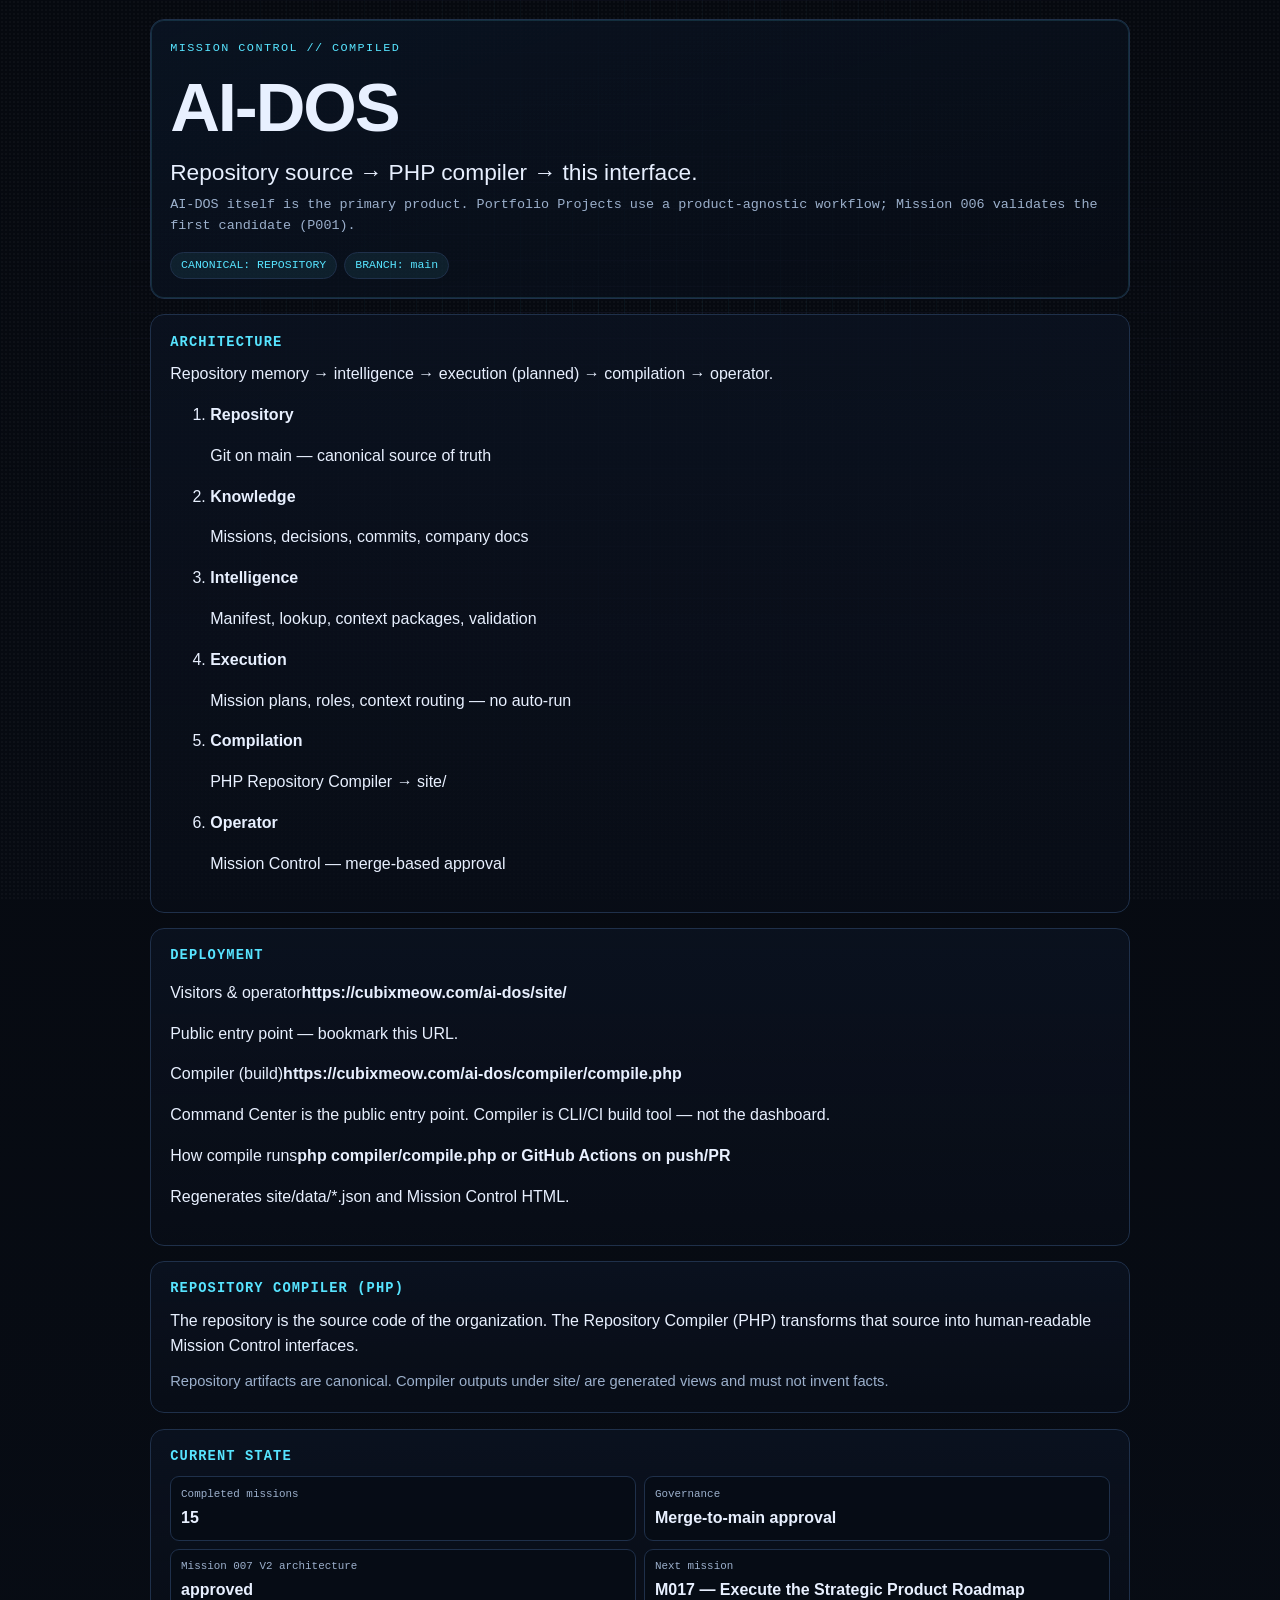
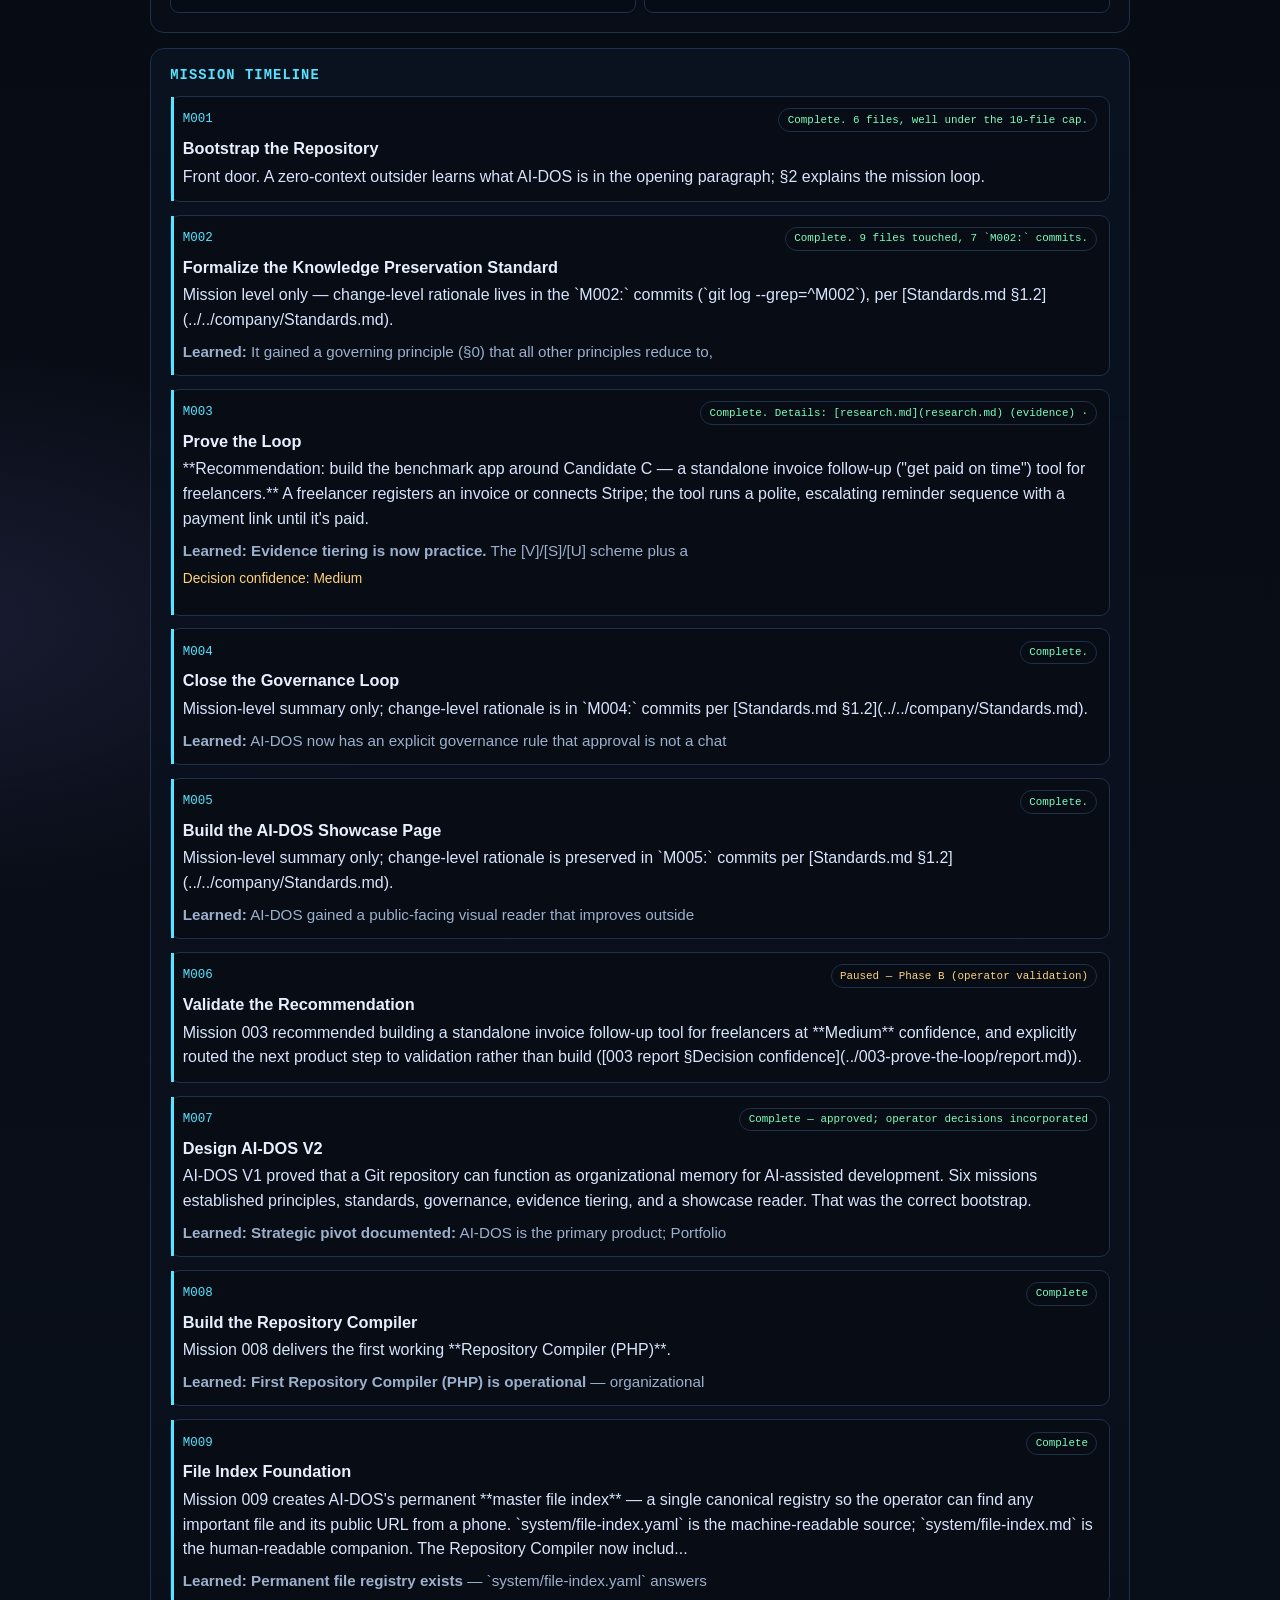
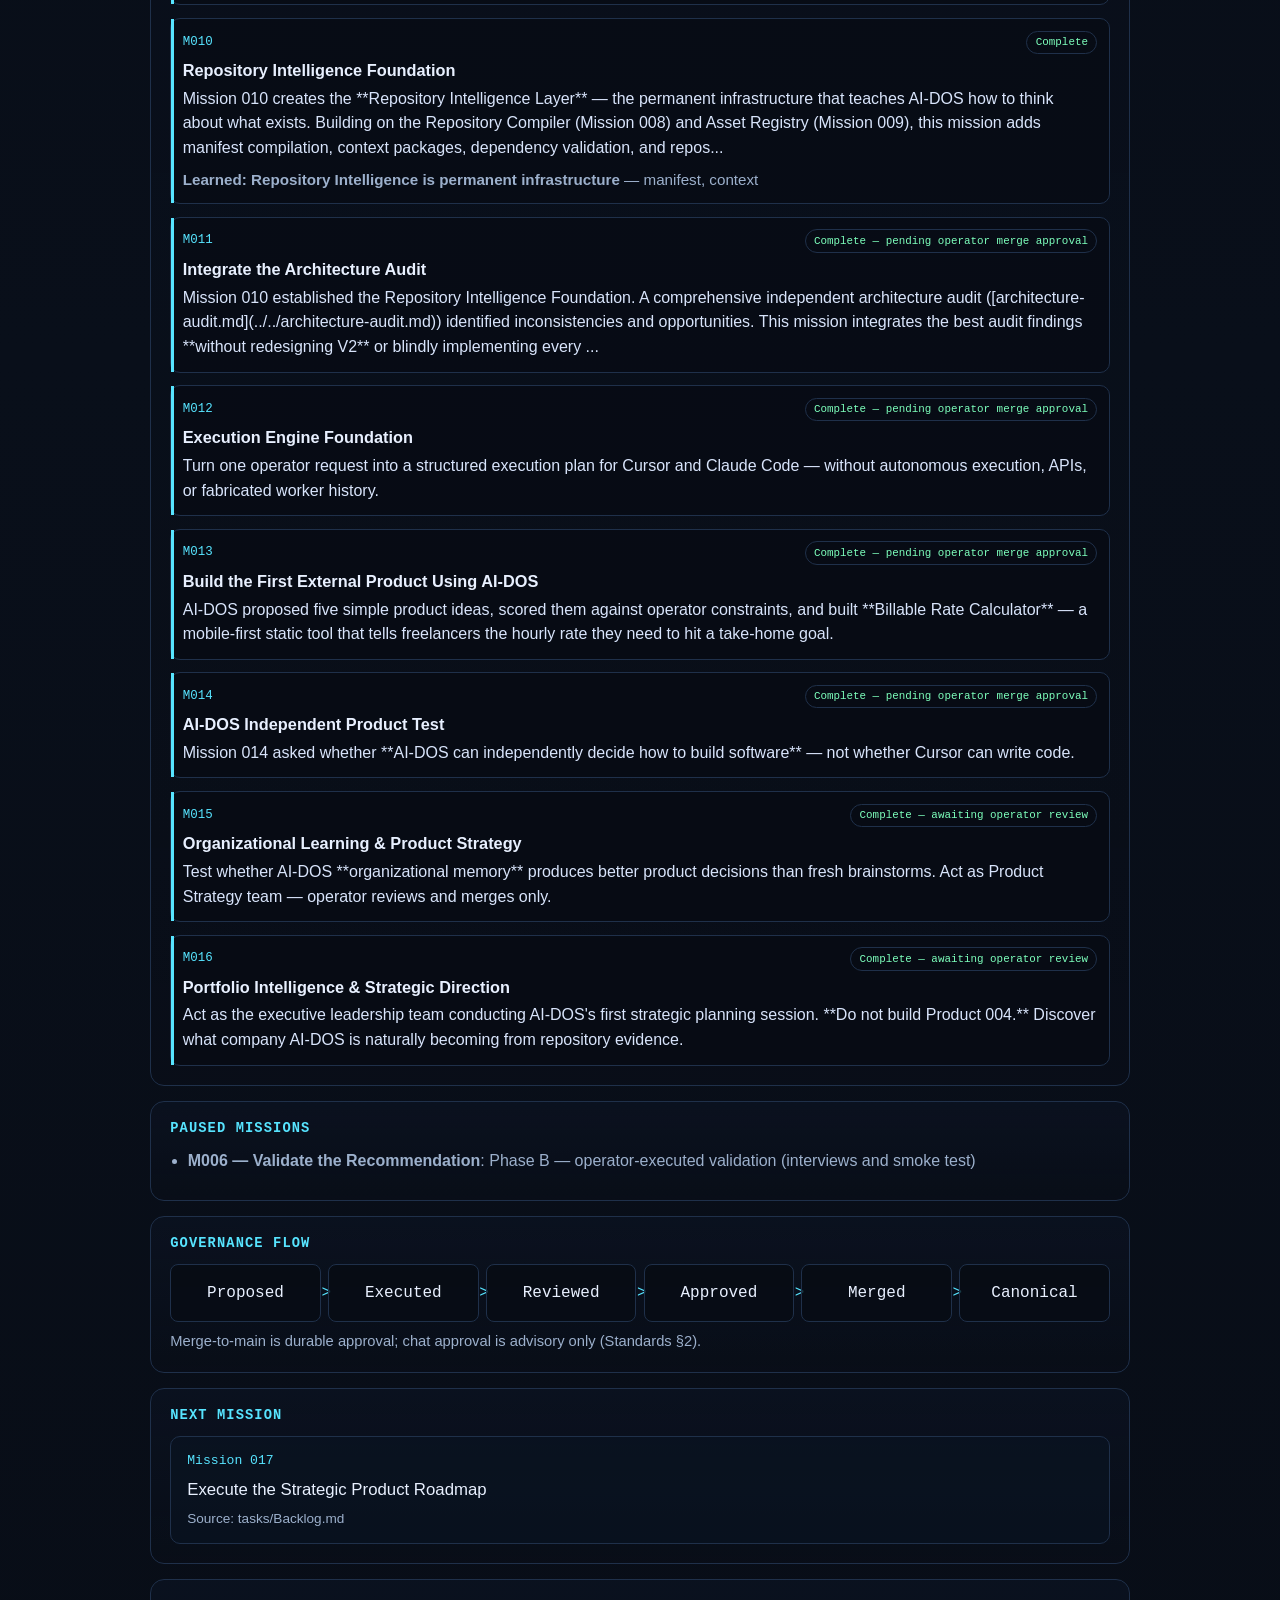
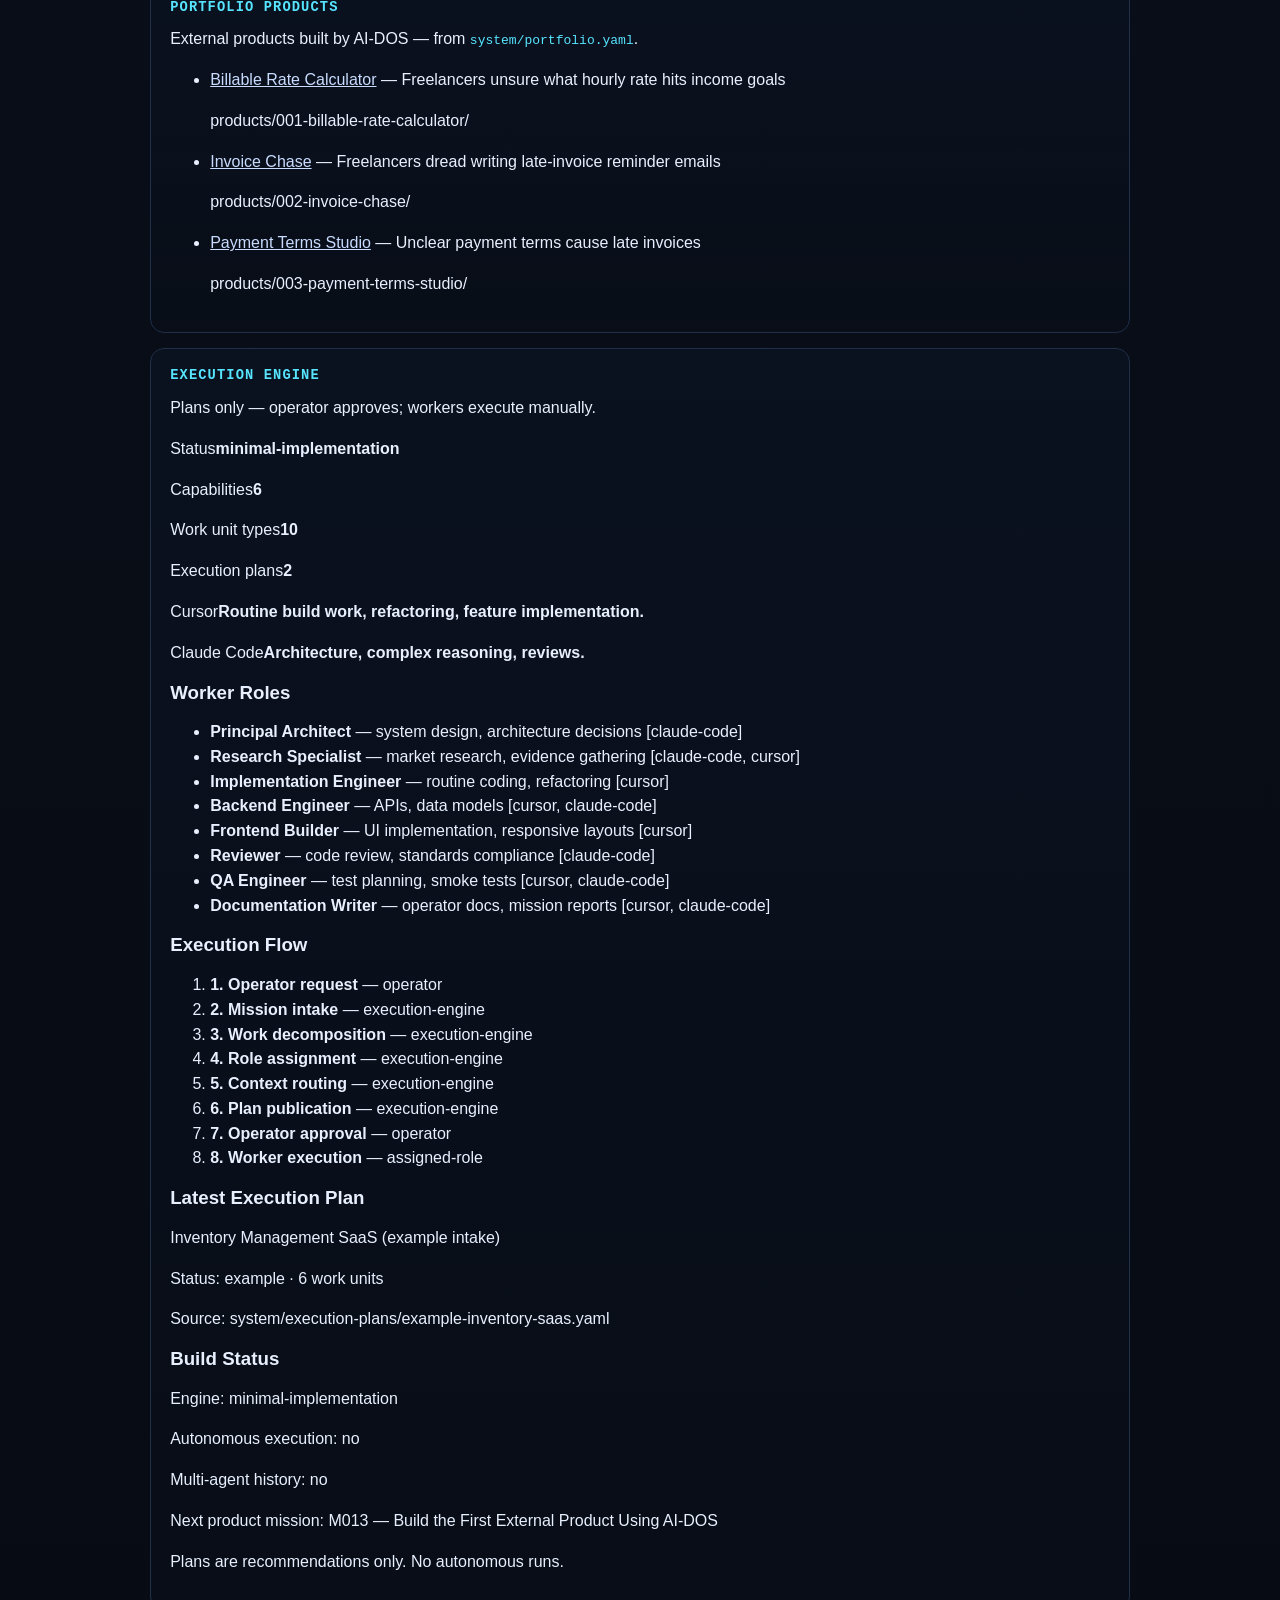
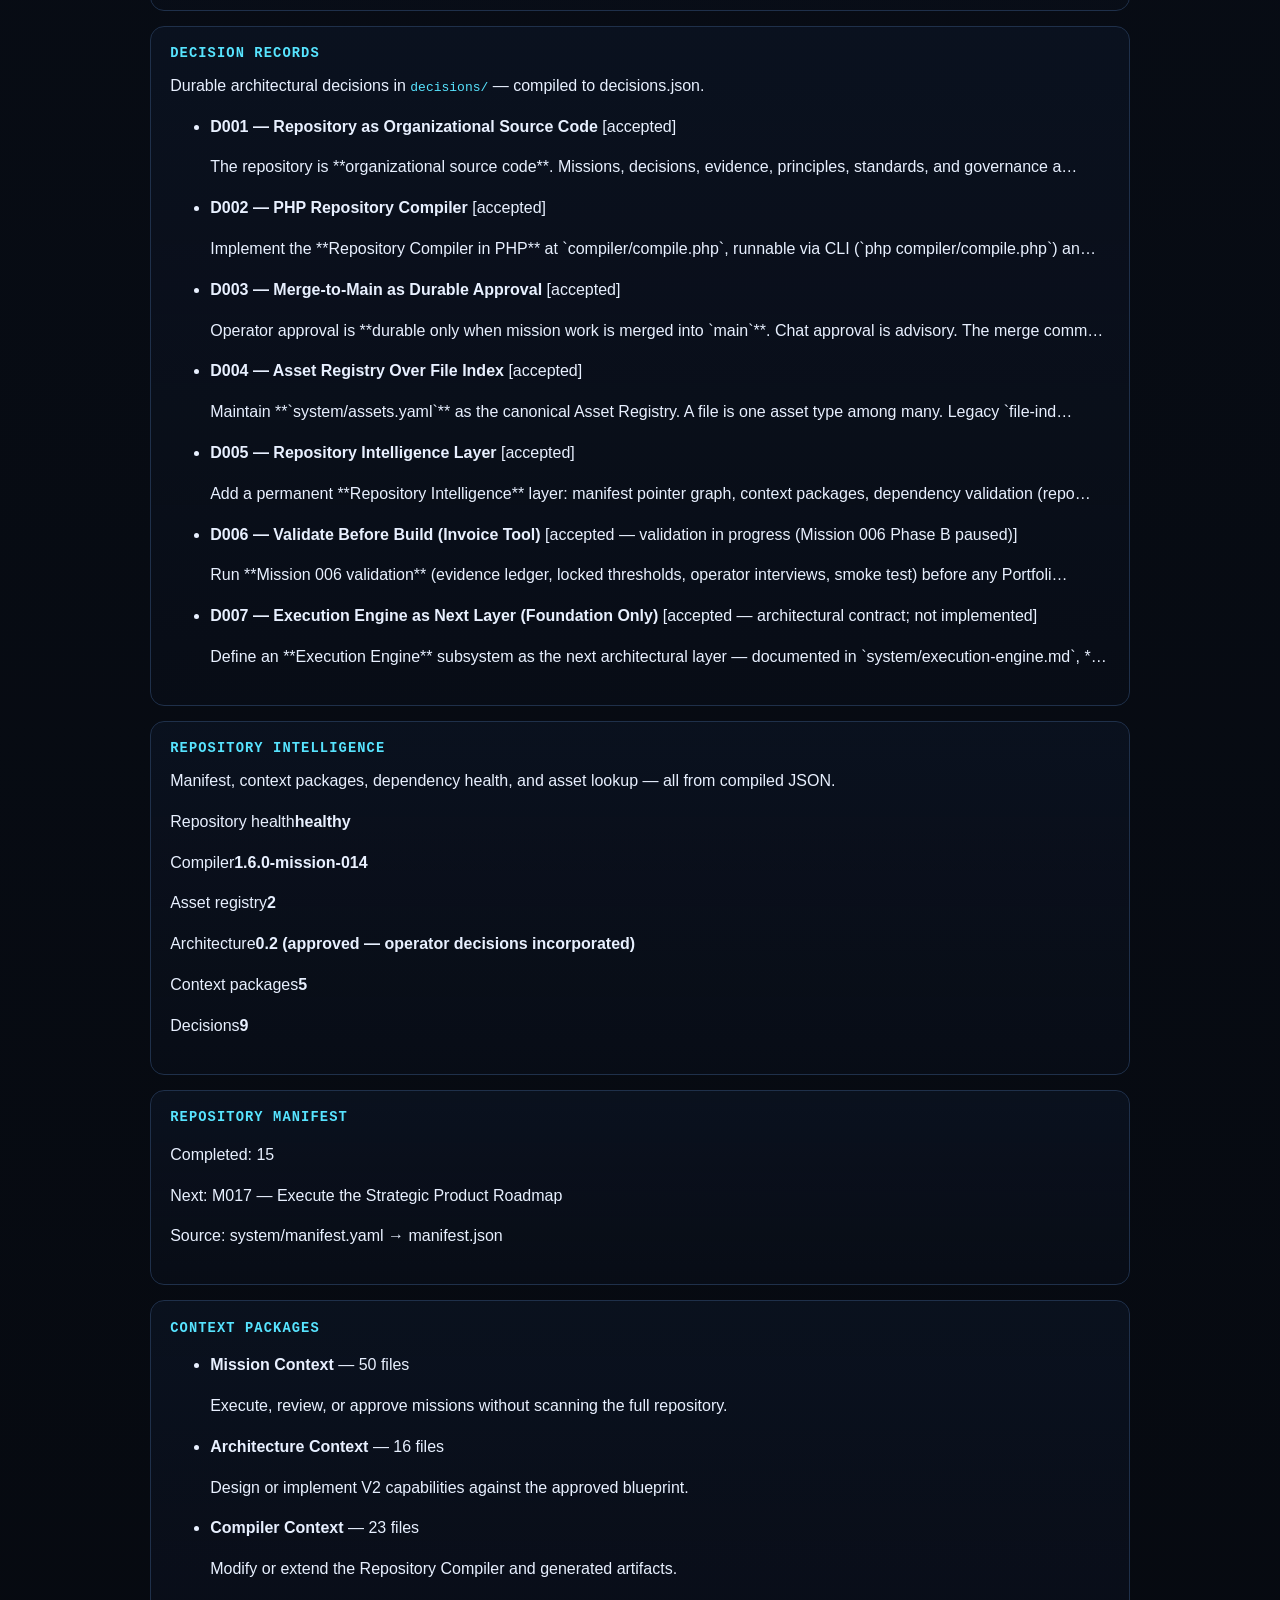
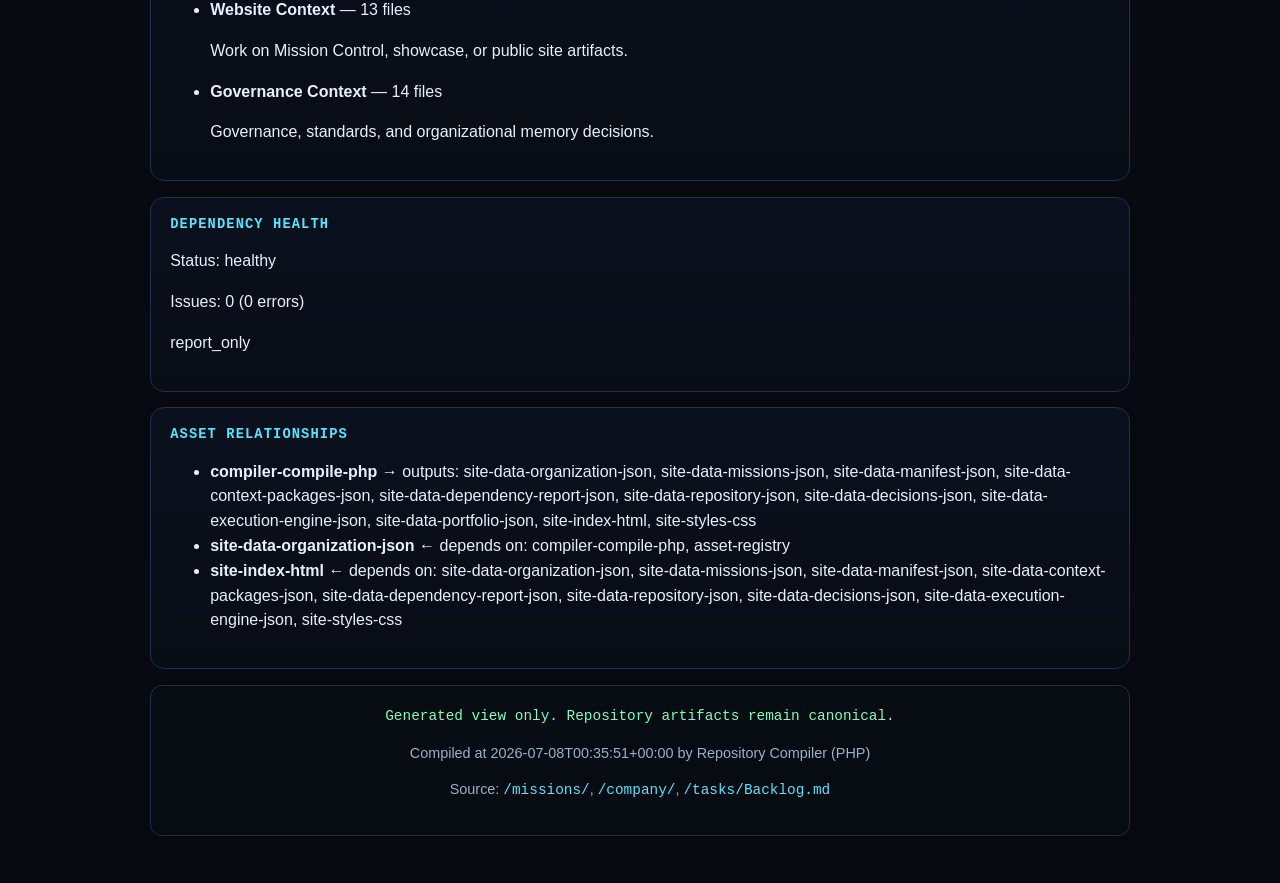
<file: site/index.html>
<!DOCTYPE html>
<html lang="en">
<head>
  <meta charset="UTF-8" />
  <meta name="viewport" content="width=device-width, initial-scale=1.0" />
  <title>AI-DOS | Mission Control</title>
  <meta name="description" content="AI-DOS Mission Control — compiled from repository source." />
  <link rel="stylesheet" href="styles.css?v=mission014" />
</head>
<body>
  <div class="noise" aria-hidden="true"></div>
  <div class="grid-overlay" aria-hidden="true"></div>

  <header class="hero" id="hero">
    <p class="kicker">MISSION CONTROL // COMPILED</p>
    <h1>AI-DOS</h1>
    <p class="subtitle">Repository source → PHP compiler → this interface.</p>
    <p class="support" id="strategy-line">Loading organization state…</p>
    <div class="hero-badges" id="hero-badges"></div>
  </header>

  <main>
    <section class="frame" id="architecture-stack">
      <h2>Architecture</h2>
      <p class="lead">Repository memory → intelligence → execution (planned) → compilation → operator.</p>
      <ol class="arch-stack" id="arch-stack"></ol>
    </section>

    <section class="frame" id="deployment-section">
      <h2>Deployment</h2>
      <div class="deploy-grid" id="deploy-grid"></div>
    </section>

    <section class="frame" id="compiler-concept">
      <h2>Repository Compiler (PHP)</h2>
      <p class="lead" id="compiler-lead"></p>
      <p class="canonical-note" id="source-truth"></p>
    </section>

    <section class="frame" id="current-state">
      <h2>Current State</h2>
      <div class="state-grid" id="state-grid"></div>
    </section>

    <section class="frame" id="timeline-section">
      <h2>Mission Timeline</h2>
      <ol class="timeline" id="mission-timeline"></ol>
    </section>

    <section class="frame" id="paused-section" hidden>
      <h2>Paused Missions</h2>
      <ul class="paused-list" id="paused-list"></ul>
    </section>

    <section class="frame">
      <h2>Governance Flow</h2>
      <ul class="flow">
        <li>Proposed</li>
        <li>Executed</li>
        <li>Reviewed</li>
        <li>Approved</li>
        <li>Merged</li>
        <li>Canonical</li>
      </ul>
      <p class="governance-note" id="governance-note"></p>
    </section>

    <section class="frame" id="next-section">
      <h2>Next Mission</h2>
      <div class="next-card" id="next-card"></div>
    </section>

    <section class="frame" id="portfolio-section">
      <h2>Portfolio Products</h2>
      <p class="lead">External products built by AI-DOS — from <code>system/portfolio.yaml</code>.</p>
      <ul class="portfolio-list" id="portfolio-list"></ul>
    </section>

    <section class="frame" id="execution-section">
      <h2>Execution Engine</h2>
      <p class="lead" id="execution-lead">Plans only — operator approves; workers execute manually.</p>
      <div class="intel-grid" id="execution-grid"></div>
      <h3 class="subhead">Worker Roles</h3>
      <ul class="role-list" id="role-list"></ul>
      <h3 class="subhead">Execution Flow</h3>
      <ol class="flow-list" id="execution-flow"></ol>
      <h3 class="subhead">Latest Execution Plan</h3>
      <div class="intel-card" id="execution-plan-card"></div>
      <h3 class="subhead">Build Status</h3>
      <div class="intel-card" id="build-status-card"></div>
    </section>

    <section class="frame" id="decisions-section">
      <h2>Decision Records</h2>
      <p class="lead">Durable architectural decisions in <code>decisions/</code> — compiled to decisions.json.</p>
      <ul class="decision-list" id="decision-list"></ul>
    </section>

    <section class="frame" id="intelligence-section">
      <h2>Repository Intelligence</h2>
      <p class="lead">Manifest, context packages, dependency health, and asset lookup — all from compiled JSON.</p>
      <div class="intel-grid" id="intel-grid"></div>
    </section>

    <section class="frame" id="manifest-section">
      <h2>Repository Manifest</h2>
      <div class="intel-card" id="manifest-card"></div>
    </section>

    <section class="frame" id="context-section">
      <h2>Context Packages</h2>
      <ul class="context-list" id="context-list"></ul>
    </section>

    <section class="frame" id="dependency-section">
      <h2>Dependency Health</h2>
      <div class="intel-card" id="dependency-card"></div>
      <ul class="issue-list" id="issue-list"></ul>
    </section>

    <section class="frame" id="relationships-section">
      <h2>Asset Relationships</h2>
      <ul class="relation-list" id="relation-list"></ul>
    </section>
  </main>

  <footer>
    <p class="canonical-line">Generated view only. Repository artifacts remain canonical.</p>
    <p>Compiled at <span id="compiled-at">2026-07-08 00:35:51 UTC</span> by Repository Compiler (PHP)</p>
    <p>Source: <code>/missions/</code>, <code>/company/</code>, <code>/tasks/Backlog.md</code></p>
  </footer>

  <script>
    const categoryClass = {
      complete: 'status-complete',
      paused: 'status-paused',
      in_progress: 'status-active',
      active: 'status-active',
      planned: 'status-planned',
      unknown: 'status-unknown'
    };

    function el(tag, className, text) {
      const node = document.createElement(tag);
      if (className) node.className = className;
      if (text !== undefined) node.textContent = text;
      return node;
    }

    function markdownish(text) {
      if (!text) return '';
      return text.replace(/\*\*(.+?)\*\*/g, '<strong>$1</strong>');
    }

    async function loadMissionControl() {
      const endpoints = [
        'data/missions.json',
        'data/organization.json',
        'data/manifest.json',
        'data/context-packages.json',
        'data/dependency-report.json',
        'data/repository.json',
        'data/decisions.json',
        'data/execution-engine.json',
        'data/portfolio.json'
      ];

      const responses = await Promise.all(endpoints.map((e) => fetch(e)));
      if (!responses[0].ok || !responses[1].ok) {
        document.getElementById('strategy-line').textContent =
          'Failed to load compiled data. Run: php compiler/compile.php';
        return;
      }

      const missions = await responses[0].json();
      const org = await responses[1].json();
      const manifest = responses[2].ok ? await responses[2].json() : null;
      const contextPkgs = responses[3].ok ? await responses[3].json() : null;
      const depReport = responses[4].ok ? await responses[4].json() : null;
      const repository = responses[5].ok ? await responses[5].json() : null;
      const decisions = responses[6].ok ? await responses[6].json() : null;
      const execution = responses[7].ok ? await responses[7].json() : null;
      const portfolio = responses[8].ok ? await responses[8].json() : null;

      const stack = document.getElementById('arch-stack');
      const layers = [
        { name: 'Repository', detail: 'Git on main — canonical source of truth', status: 'active' },
        { name: 'Knowledge', detail: 'Missions, decisions, commits, company docs', status: 'active' },
        { name: 'Intelligence', detail: 'Manifest, lookup, context packages, validation', status: 'active' },
        { name: 'Execution', detail: 'Mission plans, roles, context routing — no auto-run', status: 'active' },
        { name: 'Compilation', detail: 'PHP Repository Compiler → site/', status: 'active' },
        { name: 'Operator', detail: 'Mission Control — merge-based approval', status: 'active' }
      ];
      layers.forEach((layer) => {
        const li = el('li', layer.status === 'planned' ? 'arch-planned' : 'arch-active');
        li.appendChild(el('strong', null, layer.name));
        if (layer.status === 'planned') {
          li.appendChild(el('span', 'arch-badge', 'Planned'));
        }
        li.appendChild(el('p', 'muted', layer.detail));
        stack.appendChild(li);
      });

      const deployGrid = document.getElementById('deploy-grid');
      const addDeploy = (label, value, note) => {
        const row = el('p');
        row.appendChild(el('span', null, label));
        const strong = el('strong', null, value);
        row.appendChild(strong);
        deployGrid.appendChild(row);
        if (note) {
          deployGrid.appendChild(el('p', 'muted', note));
        }
      };
      addDeploy('Visitors & operator', org.command_center_url || 'https://cubixmeow.com/ai-dos/site/', 'Public entry point — bookmark this URL.');
      addDeploy('Compiler (build)', org.compiler_url || 'https://cubixmeow.com/ai-dos/compiler/compile.php', org.deployment_note || 'CLI/CI build tool — not the dashboard.');
      addDeploy('How compile runs', 'php compiler/compile.php or GitHub Actions on push/PR', 'Regenerates site/data/*.json and Mission Control HTML.');

      document.getElementById('compiler-lead').innerHTML = markdownish(org.repository_compiler_concept || '');
      document.getElementById('source-truth').textContent = org.source_of_truth_statement || '';
      document.getElementById('strategy-line').textContent = org.strategic_pivot || org.active_strategy || '';
      document.getElementById('governance-note').textContent = org.governance_model || '';
      if (org.compiled_at) {
        document.getElementById('compiled-at').textContent = org.compiled_at;
      }

      const badges = document.getElementById('hero-badges');
      badges.appendChild(el('span', 'badge', 'CANONICAL: REPOSITORY'));
      badges.appendChild(el('span', 'badge', 'BRANCH: ' + (org.canonical_branch || 'main')));
      if (org.current_mission) {
        badges.appendChild(el('span', 'badge badge-active', 'ACTIVE: M' + org.current_mission.id));
      }

      const stateGrid = document.getElementById('state-grid');
      const addState = (label, value) => {
        const row = el('p');
        row.appendChild(el('span', null, label));
        row.appendChild(el('strong', null, value));
        stateGrid.appendChild(row);
      };

      addState('Completed missions', String(org.completed_mission_count ?? missions.filter(m => m.status_category === 'complete').length));
      addState('Governance', 'Merge-to-main approval');
      addState('Mission 007 V2 architecture', (org.mission_007_v2_architecture && org.mission_007_v2_architecture.status) || 'unknown');
      if (org.current_mission) {
        addState('Current mission', 'M' + org.current_mission.id + ' — ' + org.current_mission.title);
      }
      if (org.next_mission) {
        addState('Next mission', 'M' + org.next_mission.id + ' — ' + org.next_mission.title);
      }

      const timeline = document.getElementById('mission-timeline');
      missions.forEach((mission) => {
        const item = el('li', 'dossier ' + (categoryClass[mission.status_category] || 'status-unknown'));
        const meta = el('div', 'meta');
        meta.appendChild(el('span', 'mission-id', 'M' + mission.id));
        meta.appendChild(el('span', 'status', mission.status || 'Unknown'));
        item.appendChild(meta);
        item.appendChild(el('h3', null, mission.title));
        if (mission.summary) {
          item.appendChild(el('p', 'outcome', mission.summary));
        }
        if (mission.what_ai_dos_learned) {
          const learned = el('p', 'learned');
          learned.innerHTML = '<strong>Learned:</strong> ' + markdownish(mission.what_ai_dos_learned.split('\n')[0].replace(/^[-*]\s*/, ''));
          item.appendChild(learned);
        }
        if (mission.confidence) {
          item.appendChild(el('p', 'confidence-tag', 'Decision confidence: ' + mission.confidence));
        }
        timeline.appendChild(item);
      });

      if (org.paused_missions && org.paused_missions.length > 0) {
        document.getElementById('paused-section').hidden = false;
        const list = document.getElementById('paused-list');
        org.paused_missions.forEach((paused) => {
          const li = el('li');
          li.appendChild(el('strong', null, 'M' + paused.id + ' — ' + paused.title));
          li.appendChild(document.createTextNode(': ' + (paused.reason || paused.status)));
          list.appendChild(li);
        });
      }

      const nextCard = document.getElementById('next-card');
      if (org.next_mission) {
        nextCard.appendChild(el('p', 'next-id', 'Mission ' + org.next_mission.id));
        nextCard.appendChild(el('p', 'next-title', org.next_mission.title));
        nextCard.appendChild(el('p', 'next-source', 'Source: ' + (org.next_mission.source || 'tasks/Backlog.md')));
      } else {
        nextCard.appendChild(el('p', null, 'No next mission declared in Backlog.md'));
      }

      if (portfolio && portfolio.projects) {
        const pList = document.getElementById('portfolio-list');
        portfolio.projects.forEach((proj) => {
          const li = el('li');
          const link = el('a', null, proj.name || proj.id);
          if (proj.public_url) {
            link.href = proj.public_url;
            link.target = '_blank';
            link.rel = 'noopener';
          }
          li.appendChild(link);
          li.appendChild(document.createTextNode(' — ' + (proj.problem || proj.status || '')));
          if (proj.path) {
            li.appendChild(el('p', 'muted', proj.path));
          }
          pList.appendChild(li);
        });
      }

      if (execution) {
        const eGrid = document.getElementById('execution-grid');
        const addExec = (label, value) => {
          const row = el('p');
          row.appendChild(el('span', null, label));
          row.appendChild(el('strong', null, value));
          eGrid.appendChild(row);
        };
        addExec('Status', execution.status || 'unknown');
        addExec('Capabilities', String((execution.capabilities || []).length));
        addExec('Work unit types', String((execution.work_unit_types || []).length));
        addExec('Execution plans', String(execution.execution_plans?.plan_count ?? 0));
        if (execution.routing_guide?.cursor) {
          addExec('Cursor', (execution.routing_guide.cursor.operator_note || 'implementation'));
        }
        if (execution.routing_guide?.claude_code) {
          addExec('Claude Code', (execution.routing_guide.claude_code.operator_note || 'architecture'));
        }

        const roleList = document.getElementById('role-list');
        (execution.worker_roles?.roles || []).forEach((role) => {
          const li = el('li');
          li.appendChild(el('strong', null, role.name || role.id));
          const tools = (role.practical_tools || []).map((t) => t.id).join(', ');
          li.appendChild(document.createTextNode(' — ' + (role.capabilities || []).slice(0, 2).join(', ') + (tools ? ' [' + tools + ']' : '')));
          roleList.appendChild(li);
        });

        const flowList = document.getElementById('execution-flow');
        (execution.execution_flow || []).forEach((step) => {
          const li = el('li');
          li.appendChild(el('strong', null, (step.step || '') + '. ' + (step.name || '')));
          li.appendChild(document.createTextNode(' — ' + (step.actor || step.output || '')));
          flowList.appendChild(li);
        });

        const planCard = document.getElementById('execution-plan-card');
        const plan = execution.latest_execution_plan;
        if (plan) {
          planCard.appendChild(el('p', null, plan.title || plan.id));
          planCard.appendChild(el('p', 'muted', 'Status: ' + (plan.status || 'unknown') + ' · ' + (plan.work_units || []).length + ' work units'));
          if (plan.routing_summary) {
            const cc = (plan.routing_summary.claude_code?.units || []).length;
            const cu = (plan.routing_summary.cursor?.units || []).length;
            planCard.appendChild(el('p', null, 'Routing: Claude Code ' + cc + ' units · Cursor ' + cu + ' units'));
          }
          if (plan.source_path) {
            planCard.appendChild(el('p', 'muted', 'Source: ' + plan.source_path));
          }
        } else {
          planCard.appendChild(el('p', 'muted', 'No execution plan in repository.'));
        }

        const buildCard = document.getElementById('build-status-card');
        const bs = execution.build_status || {};
        buildCard.appendChild(el('p', null, 'Engine: ' + (bs.execution_engine || 'unknown')));
        buildCard.appendChild(el('p', null, 'Autonomous execution: ' + (bs.autonomous_execution ? 'yes' : 'no')));
        buildCard.appendChild(el('p', null, 'Multi-agent history: ' + (bs.multi_agent_execution_occurred ? 'yes' : 'no')));
        if (execution.next_product_mission) {
          const npm = execution.next_product_mission;
          buildCard.appendChild(el('p', null, 'Next product mission: M' + (npm.mission_id || '?') + ' — ' + (npm.title || '')));
        }
        if (bs.note) {
          buildCard.appendChild(el('p', 'muted', bs.note));
        }
      }

      if (decisions && decisions.decisions) {
        const dList = document.getElementById('decision-list');
        decisions.decisions.slice(0, 7).forEach((d) => {
          const li = el('li');
          li.appendChild(el('strong', null, d.id + ' — ' + (d.title || d.slug)));
          li.appendChild(document.createTextNode(' [' + (d.status || 'unknown') + ']'));
          if (d.decision) {
            const summary = d.decision.split('\n')[0].slice(0, 120);
            li.appendChild(el('p', 'muted', summary + (d.decision.length > 120 ? '…' : '')));
          }
          dList.appendChild(li);
        });
      }

      if (manifest) {
        const intelGrid = document.getElementById('intel-grid');
        const addIntel = (label, value) => {
          const row = el('p');
          row.appendChild(el('span', null, label));
          row.appendChild(el('strong', null, value));
          intelGrid.appendChild(row);
        };
        addIntel('Repository health', (manifest.repository_health && manifest.repository_health.status) || 'unknown');
        addIntel('Compiler', manifest.compiler_version || 'unknown');
        addIntel('Asset registry', String(manifest.asset_registry_version ?? 'unknown'));
        addIntel('Architecture', manifest.architecture_version || 'unknown');
        addIntel('Context packages', contextPkgs ? String(contextPkgs.package_count) : '—');
        addIntel('Decisions', decisions ? String(decisions.decision_count ?? 0) : '—');

        const mCard = document.getElementById('manifest-card');
        mCard.appendChild(el('p', null, 'Completed: ' + (manifest.completed_missions ? manifest.completed_missions.length : 0)));
        if (manifest.current_mission) {
          mCard.appendChild(el('p', null, 'Current: M' + manifest.current_mission.id + ' — ' + manifest.current_mission.title));
        }
        if (manifest.next_mission) {
          mCard.appendChild(el('p', null, 'Next: M' + manifest.next_mission.id + ' — ' + manifest.next_mission.title));
        }
        mCard.appendChild(el('p', 'muted', 'Source: system/manifest.yaml → manifest.json'));
      }

      if (contextPkgs && contextPkgs.packages) {
        const list = document.getElementById('context-list');
        contextPkgs.packages.forEach((pkg) => {
          const li = el('li');
          li.appendChild(el('strong', null, pkg.name || pkg.id));
          li.appendChild(document.createTextNode(' — ' + (pkg.file_count || 0) + ' files'));
          if (pkg.purpose) {
            li.appendChild(el('p', 'muted', pkg.purpose));
          }
          list.appendChild(li);
        });
      }

      if (depReport) {
        const dCard = document.getElementById('dependency-card');
        dCard.appendChild(el('p', null, 'Status: ' + (depReport.status || 'unknown')));
        dCard.appendChild(el('p', null, 'Issues: ' + (depReport.issue_count || 0) + ' (' + (depReport.error_count || 0) + ' errors)'));
        dCard.appendChild(el('p', 'muted', depReport.repair_policy || 'report_only'));
        const issueList = document.getElementById('issue-list');
        (depReport.issues || []).slice(0, 8).forEach((issue) => {
          const li = el('li', issue.severity === 'error' ? 'issue-error' : 'issue-warn');
          li.textContent = (issue.asset_id || '?') + ': ' + issue.message;
          issueList.appendChild(li);
        });
        if ((depReport.issues || []).length > 8) {
          issueList.appendChild(el('li', 'muted', '…and ' + (depReport.issues.length - 8) + ' more in dependency-report.json'));
        }
      }

      if (repository && repository.lookup && repository.lookup.by_id) {
        const relList = document.getElementById('relation-list');
        const compiler = repository.lookup.by_id['compiler-compile-php'];
        if (compiler) {
          const li = el('li');
          li.appendChild(el('strong', null, 'compiler-compile-php'));
          li.appendChild(document.createTextNode(' → outputs: ' + (compiler.outputs || []).join(', ')));
          relList.appendChild(li);
        }
        const orgAsset = repository.lookup.by_id['site-data-organization-json'];
        if (orgAsset) {
          const li = el('li');
          li.appendChild(el('strong', null, 'site-data-organization-json'));
          li.appendChild(document.createTextNode(' ← depends on: ' + (orgAsset.depends_on || []).join(', ')));
          relList.appendChild(li);
        }
        const site = repository.lookup.by_id['site-index-html'];
        if (site) {
          const li = el('li');
          li.appendChild(el('strong', null, 'site-index-html'));
          li.appendChild(document.createTextNode(' ← depends on: ' + (site.depends_on || []).join(', ')));
          relList.appendChild(li);
        }
      }
    }

    loadMissionControl();
  </script>
</body>
</html>
</file>
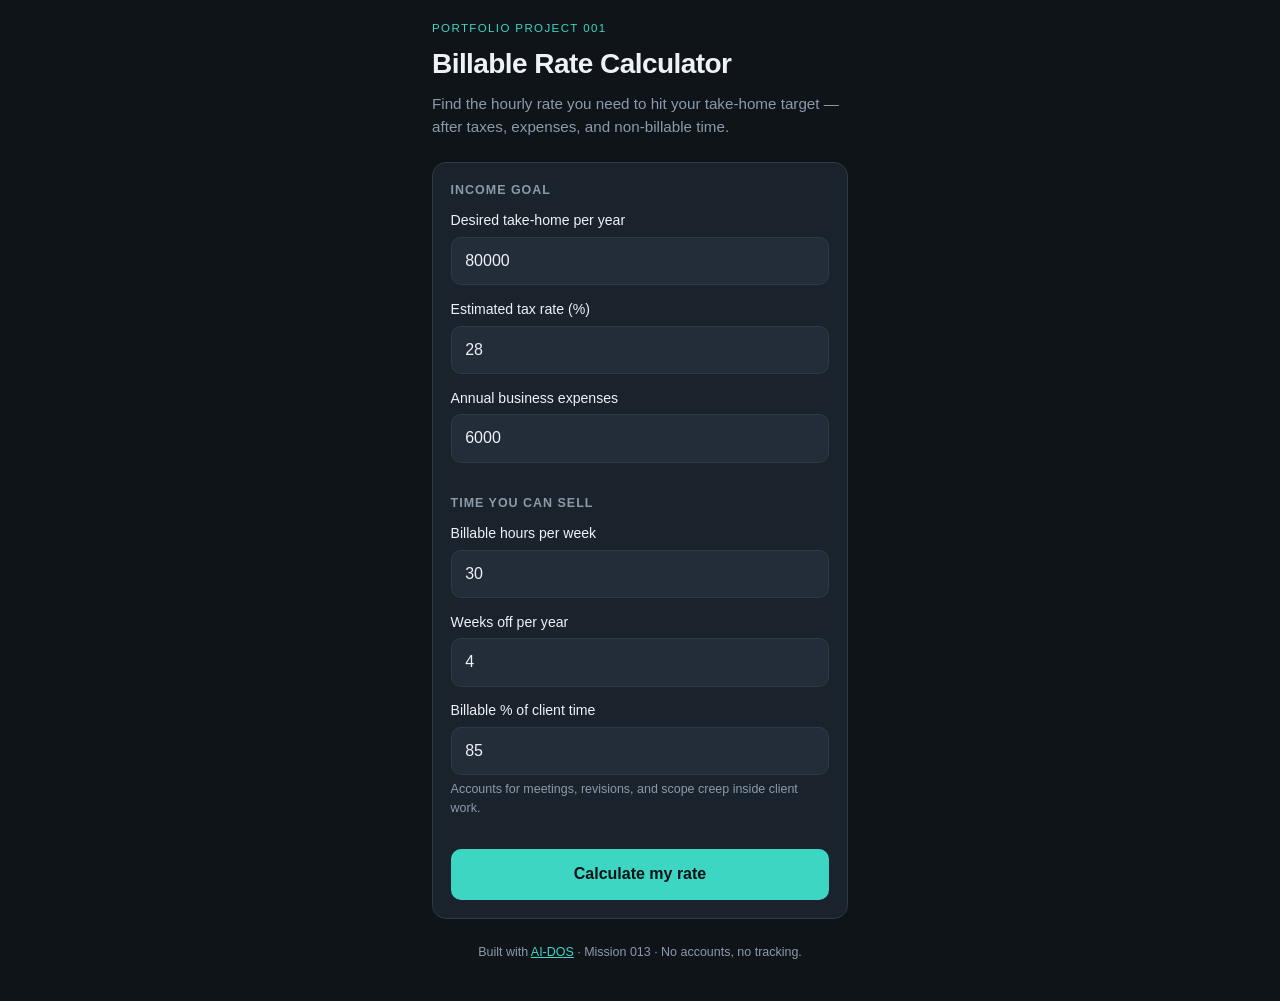
<file: products/001-billable-rate-calculator/index.html>
<!DOCTYPE html>
<html lang="en">
<head>
  <meta charset="UTF-8" />
  <meta name="viewport" content="width=device-width, initial-scale=1.0" />
  <title>Billable Rate Calculator — what to charge</title>
  <meta name="description" content="Calculate your minimum freelance hourly rate from take-home goals, taxes, expenses, and real billable hours." />
  <link rel="stylesheet" href="styles.css" />
</head>
<body>
  <header class="hero">
    <p class="eyebrow">Portfolio Project 001</p>
    <h1>Billable Rate Calculator</h1>
    <p class="lede">Find the hourly rate you need to hit your take-home target — after taxes, expenses, and non-billable time.</p>
  </header>

  <main>
    <form id="calculator" class="card" novalidate>
      <fieldset>
        <legend>Income goal</legend>
        <label>
          <span>Desired take-home per year</span>
          <input type="number" id="takeHome" name="takeHome" min="0" step="1000" value="80000" required />
        </label>
        <label>
          <span>Estimated tax rate (%)</span>
          <input type="number" id="taxRate" name="taxRate" min="0" max="60" step="0.5" value="28" required />
        </label>
        <label>
          <span>Annual business expenses</span>
          <input type="number" id="expenses" name="expenses" min="0" step="500" value="6000" required />
        </label>
      </fieldset>

      <fieldset>
        <legend>Time you can sell</legend>
        <label>
          <span>Billable hours per week</span>
          <input type="number" id="hoursWeek" name="hoursWeek" min="1" max="80" step="1" value="30" required />
        </label>
        <label>
          <span>Weeks off per year</span>
          <input type="number" id="weeksOff" name="weeksOff" min="0" max="20" step="1" value="4" required />
        </label>
        <label>
          <span>Billable % of client time</span>
          <input type="number" id="utilization" name="utilization" min="50" max="100" step="1" value="85" required />
          <small>Accounts for meetings, revisions, and scope creep inside client work.</small>
        </label>
      </fieldset>

      <button type="submit" class="primary">Calculate my rate</button>
    </form>

    <section id="results" class="card results" hidden aria-live="polite">
      <h2>Your numbers</h2>
      <dl class="stat-grid">
        <div>
          <dt>Minimum hourly rate</dt>
          <dd id="hourlyRate">—</dd>
        </div>
        <div>
          <dt>Day rate (8 h)</dt>
          <dd id="dayRate">—</dd>
        </div>
        <div>
          <dt>Gross revenue needed</dt>
          <dd id="grossRevenue">—</dd>
        </div>
        <div>
          <dt>Billable hours / year</dt>
          <dd id="billableHours">—</dd>
        </div>
      </dl>
      <p class="note" id="summaryText"></p>
      <details class="breakdown">
        <summary>How this was calculated</summary>
        <ol id="breakdownList"></ol>
      </details>
    </section>
  </main>

  <footer>
    <p>Built with <a href="https://github.com/cubixmeow-commits/ai-dos">AI-DOS</a> · Mission 013 · No accounts, no tracking.</p>
  </footer>

  <script src="app.js"></script>
</body>
</html>
</file>
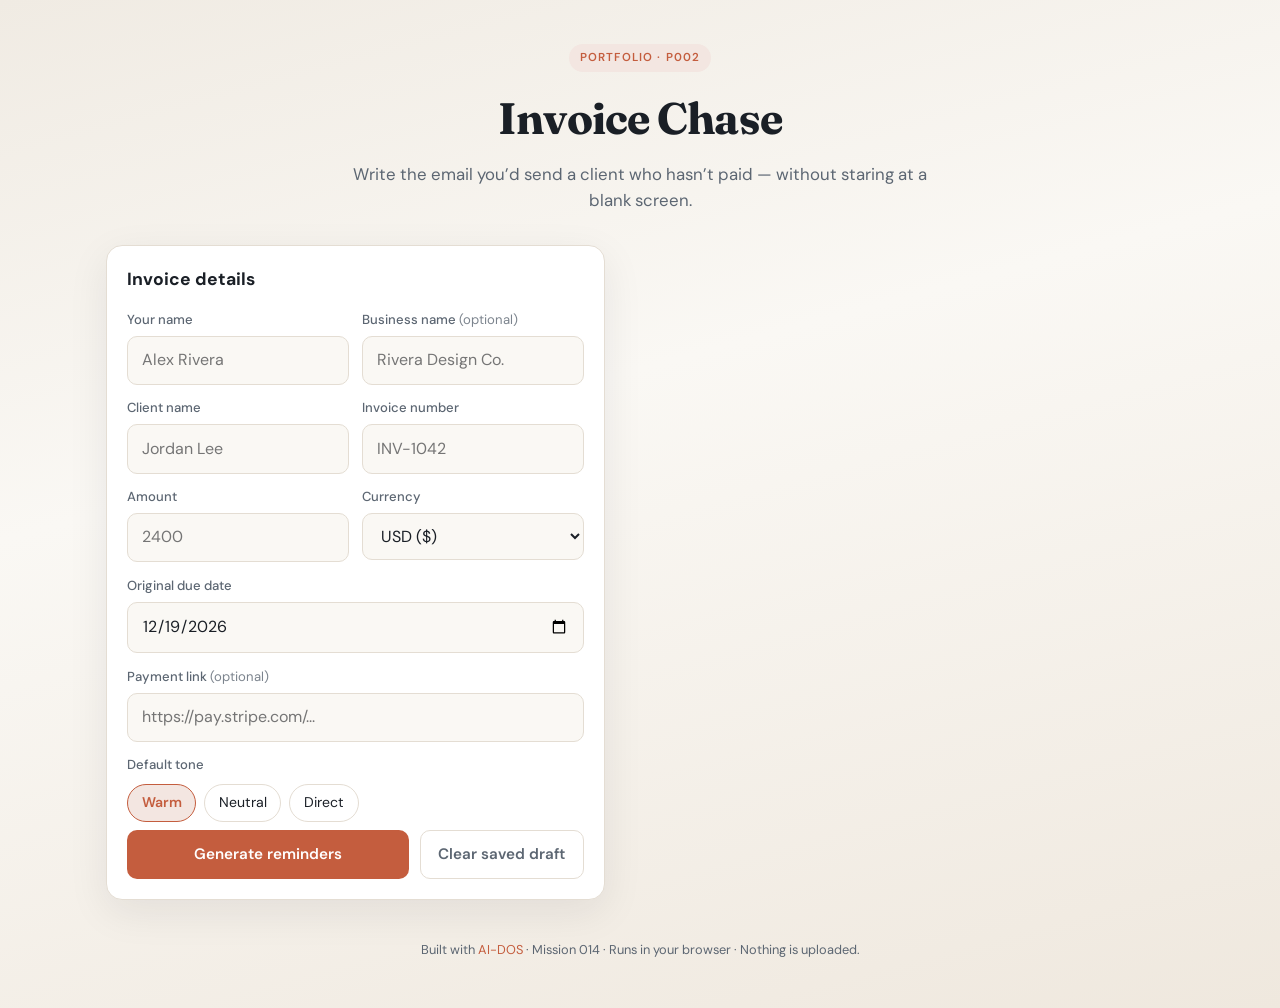
<file: products/002-invoice-chase/index.html>
<!DOCTYPE html>
<html lang="en">
<head>
  <meta charset="UTF-8" />
  <meta name="viewport" content="width=device-width, initial-scale=1.0" />
  <title>Invoice Chase — polite payment reminders</title>
  <meta name="description" content="Generate professional, escalating invoice reminder emails. Copy, send, get paid — without awkward guesswork." />
  <link rel="preconnect" href="https://fonts.googleapis.com" />
  <link rel="preconnect" href="https://fonts.gstatic.com" crossorigin />
  <link href="https://fonts.googleapis.com/css2?family=DM+Sans:ital,opsz,wght@0,9..40,400;0,9..40,500;0,9..40,600;0,9..40,700;1,9..40,400&family=Fraunces:opsz,wght@9..144,600;9..144,700&display=swap" rel="stylesheet" />
  <link rel="stylesheet" href="styles.css" />
</head>
<body>
  <div class="page">
    <header class="hero">
      <p class="badge">Portfolio · P002</p>
      <h1>Invoice Chase</h1>
      <p class="tagline">Write the email you’d send a client who hasn’t paid — without staring at a blank screen.</p>
    </header>

    <main class="layout">
      <section class="panel form-panel" aria-labelledby="form-heading">
        <h2 id="form-heading">Invoice details</h2>
        <form id="chase-form" novalidate>
          <div class="field-row">
            <label>
              <span>Your name</span>
              <input type="text" id="senderName" name="senderName" autocomplete="name" required placeholder="Alex Rivera" />
            </label>
            <label>
              <span>Business name <em>(optional)</em></span>
              <input type="text" id="businessName" name="businessName" autocomplete="organization" placeholder="Rivera Design Co." />
            </label>
          </div>

          <div class="field-row">
            <label>
              <span>Client name</span>
              <input type="text" id="clientName" name="clientName" required placeholder="Jordan Lee" />
            </label>
            <label>
              <span>Invoice number</span>
              <input type="text" id="invoiceNumber" name="invoiceNumber" required placeholder="INV-1042" />
            </label>
          </div>

          <div class="field-row">
            <label>
              <span>Amount</span>
              <input type="number" id="amount" name="amount" min="0" step="0.01" required placeholder="2400" />
            </label>
            <label>
              <span>Currency</span>
              <select id="currency" name="currency">
                <option value="USD">USD ($)</option>
                <option value="GBP">GBP (£)</option>
                <option value="EUR">EUR (€)</option>
                <option value="CAD">CAD (C$)</option>
                <option value="AUD">AUD (A$)</option>
              </select>
            </label>
          </div>

          <label>
            <span>Original due date</span>
            <input type="date" id="dueDate" name="dueDate" required />
          </label>

          <label>
            <span>Payment link <em>(optional)</em></span>
            <input type="url" id="paymentLink" name="paymentLink" placeholder="https://pay.stripe.com/..." />
          </label>

          <fieldset class="tone-fieldset">
            <legend>Default tone</legend>
            <div class="tone-options">
              <label class="tone-chip"><input type="radio" name="tone" value="warm" checked /> Warm</label>
              <label class="tone-chip"><input type="radio" name="tone" value="neutral" /> Neutral</label>
              <label class="tone-chip"><input type="radio" name="tone" value="direct" /> Direct</label>
            </div>
          </fieldset>

          <div class="actions">
            <button type="submit" class="btn btn-primary">Generate reminders</button>
            <button type="button" class="btn btn-ghost" id="clearDraft">Clear saved draft</button>
          </div>
          <p class="hint" id="draftHint" hidden>Draft restored from this device.</p>
        </form>
      </section>

      <section class="panel output-panel" id="output-panel" hidden aria-labelledby="output-heading">
        <div class="output-header">
          <h2 id="output-heading">Your reminder sequence</h2>
          <p class="output-meta" id="outputMeta"></p>
        </div>
        <div id="email-list" class="email-list"></div>
      </section>
    </main>

    <footer class="footer">
      <p>Built with <a href="https://github.com/cubixmeow-commits/ai-dos">AI-DOS</a> · Mission 014 · Runs in your browser · Nothing is uploaded.</p>
    </footer>
  </div>

  <template id="email-card-template">
    <article class="email-card">
      <header class="email-card-header">
        <div>
          <p class="stage-label"></p>
          <h3 class="subject-line"></h3>
        </div>
        <button type="button" class="btn btn-copy">Copy</button>
      </header>
      <pre class="email-body"></pre>
      <p class="copy-feedback" hidden>Copied to clipboard</p>
    </article>
  </template>

  <script src="app.js"></script>
</body>
</html>
</file>
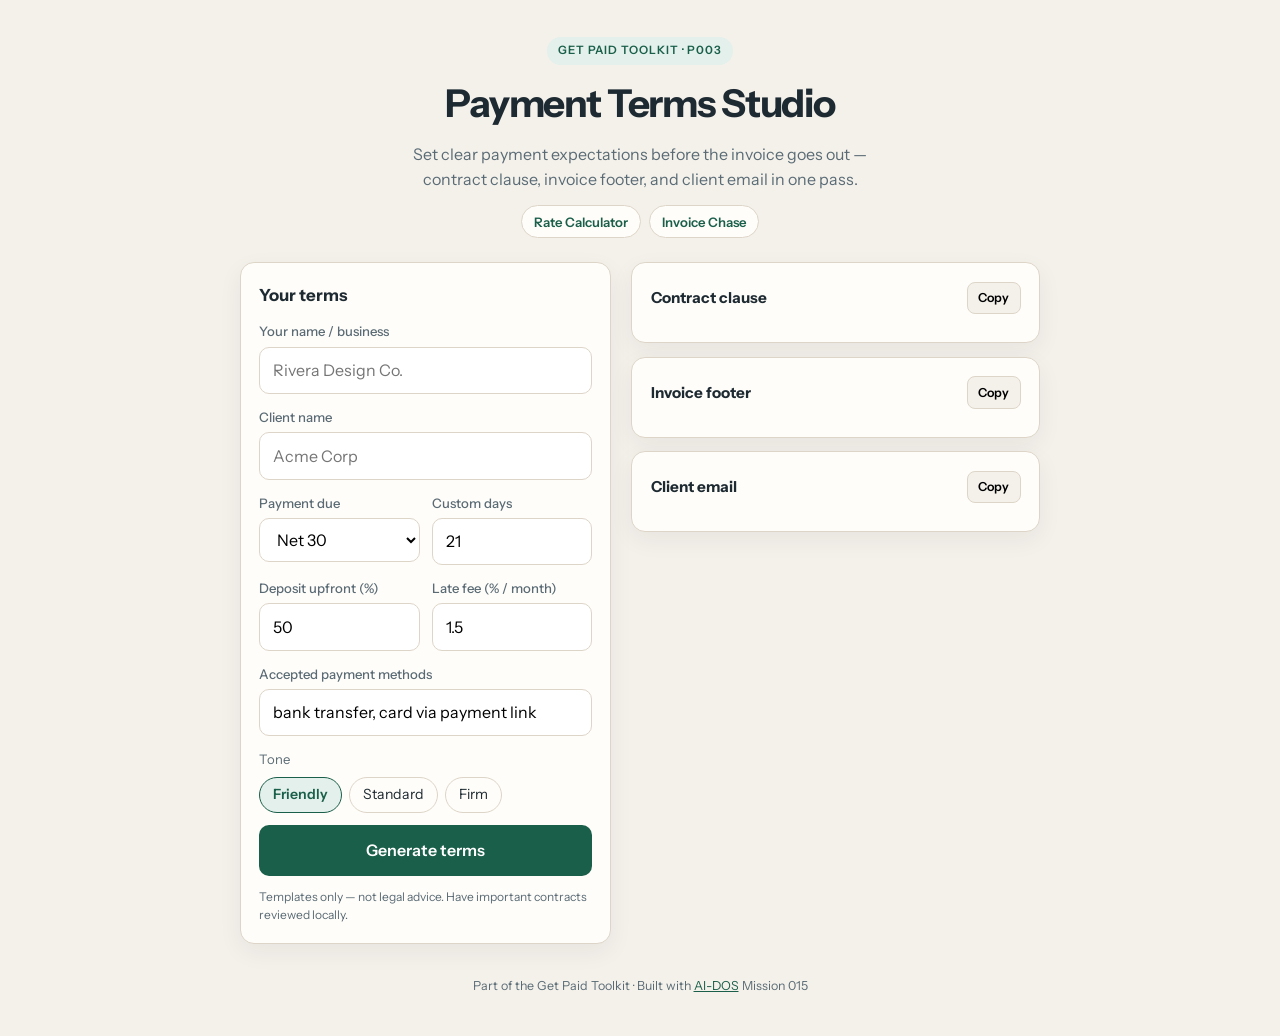
<file: products/003-payment-terms-studio/index.html>
<!DOCTYPE html>
<html lang="en">
<head>
  <meta charset="UTF-8" />
  <meta name="viewport" content="width=device-width, initial-scale=1.0" />
  <title>Payment Terms Studio — contract & invoice wording</title>
  <meta name="description" content="Generate payment terms for freelance contracts, invoice footers, and client emails. Net 15/30/45, deposits, late fees." />
  <link rel="preconnect" href="https://fonts.googleapis.com" />
  <link rel="preconnect" href="https://fonts.gstatic.com" crossorigin />
  <link href="https://fonts.googleapis.com/css2?family=Instrument+Sans:wght@400;500;600;700&display=swap" rel="stylesheet" />
  <link rel="stylesheet" href="styles.css" />
</head>
<body>
  <div class="page">
    <header class="hero">
      <p class="badge">Get Paid Toolkit · P003</p>
      <h1>Payment Terms Studio</h1>
      <p class="lede">Set clear payment expectations before the invoice goes out — contract clause, invoice footer, and client email in one pass.</p>
      <nav class="suite-links" aria-label="Related tools">
        <a href="../001-billable-rate-calculator/">Rate Calculator</a>
        <a href="../002-invoice-chase/">Invoice Chase</a>
      </nav>
    </header>

    <main class="layout">
      <section class="panel">
        <h2>Your terms</h2>
        <form id="terms-form" novalidate>
          <label>
            <span>Your name / business</span>
            <input type="text" id="businessName" required placeholder="Rivera Design Co." />
          </label>

          <label>
            <span>Client name</span>
            <input type="text" id="clientName" required placeholder="Acme Corp" />
          </label>

          <div class="field-row">
            <label>
              <span>Payment due</span>
              <select id="netDays" required>
                <option value="15">Net 15</option>
                <option value="30" selected>Net 30</option>
                <option value="45">Net 45</option>
                <option value="0">Due on receipt</option>
                <option value="custom">Custom days</option>
              </select>
            </label>
            <label id="customDaysWrap" hidden>
              <span>Custom days</span>
              <input type="number" id="customDays" min="1" max="120" value="21" />
            </label>
          </div>

          <div class="field-row">
            <label>
              <span>Deposit upfront (%)</span>
              <input type="number" id="depositPct" min="0" max="100" step="5" value="50" />
            </label>
            <label>
              <span>Late fee (% / month)</span>
              <input type="number" id="lateFeePct" min="0" max="10" step="0.5" value="1.5" />
            </label>
          </div>

          <label>
            <span>Accepted payment methods</span>
            <input type="text" id="paymentMethods" value="bank transfer, card via payment link" />
          </label>

          <fieldset class="tone-fieldset">
            <legend>Tone</legend>
            <div class="tone-options">
              <label class="tone-chip"><input type="radio" name="tone" value="friendly" checked /> Friendly</label>
              <label class="tone-chip"><input type="radio" name="tone" value="standard" /> Standard</label>
              <label class="tone-chip"><input type="radio" name="tone" value="firm" /> Firm</label>
            </div>
          </fieldset>

          <button type="submit" class="btn-primary">Generate terms</button>
        </form>
        <p class="disclaimer">Templates only — not legal advice. Have important contracts reviewed locally.</p>
      </section>

      <section class="outputs" id="outputs" hidden>
        <article class="output-card" data-block="clause">
          <header>
            <h3>Contract clause</h3>
            <button type="button" class="btn-copy" data-target="clause">Copy</button>
          </header>
          <pre id="clause"></pre>
          <p class="copied" hidden>Copied</p>
        </article>

        <article class="output-card" data-block="footer">
          <header>
            <h3>Invoice footer</h3>
            <button type="button" class="btn-copy" data-target="footer">Copy</button>
          </header>
          <pre id="footer"></pre>
          <p class="copied" hidden>Copied</p>
        </article>

        <article class="output-card" data-block="email">
          <header>
            <h3>Client email</h3>
            <button type="button" class="btn-copy" data-target="email">Copy</button>
          </header>
          <pre id="email"></pre>
          <p class="copied" hidden>Copied</p>
        </article>
      </section>
    </main>

    <footer class="site-footer">
      <p>Part of the Get Paid Toolkit · Built with <a href="https://github.com/cubixmeow-commits/ai-dos">AI-DOS</a> Mission 015</p>
    </footer>
  </div>
  <script src="app.js"></script>
</body>
</html>
</file>
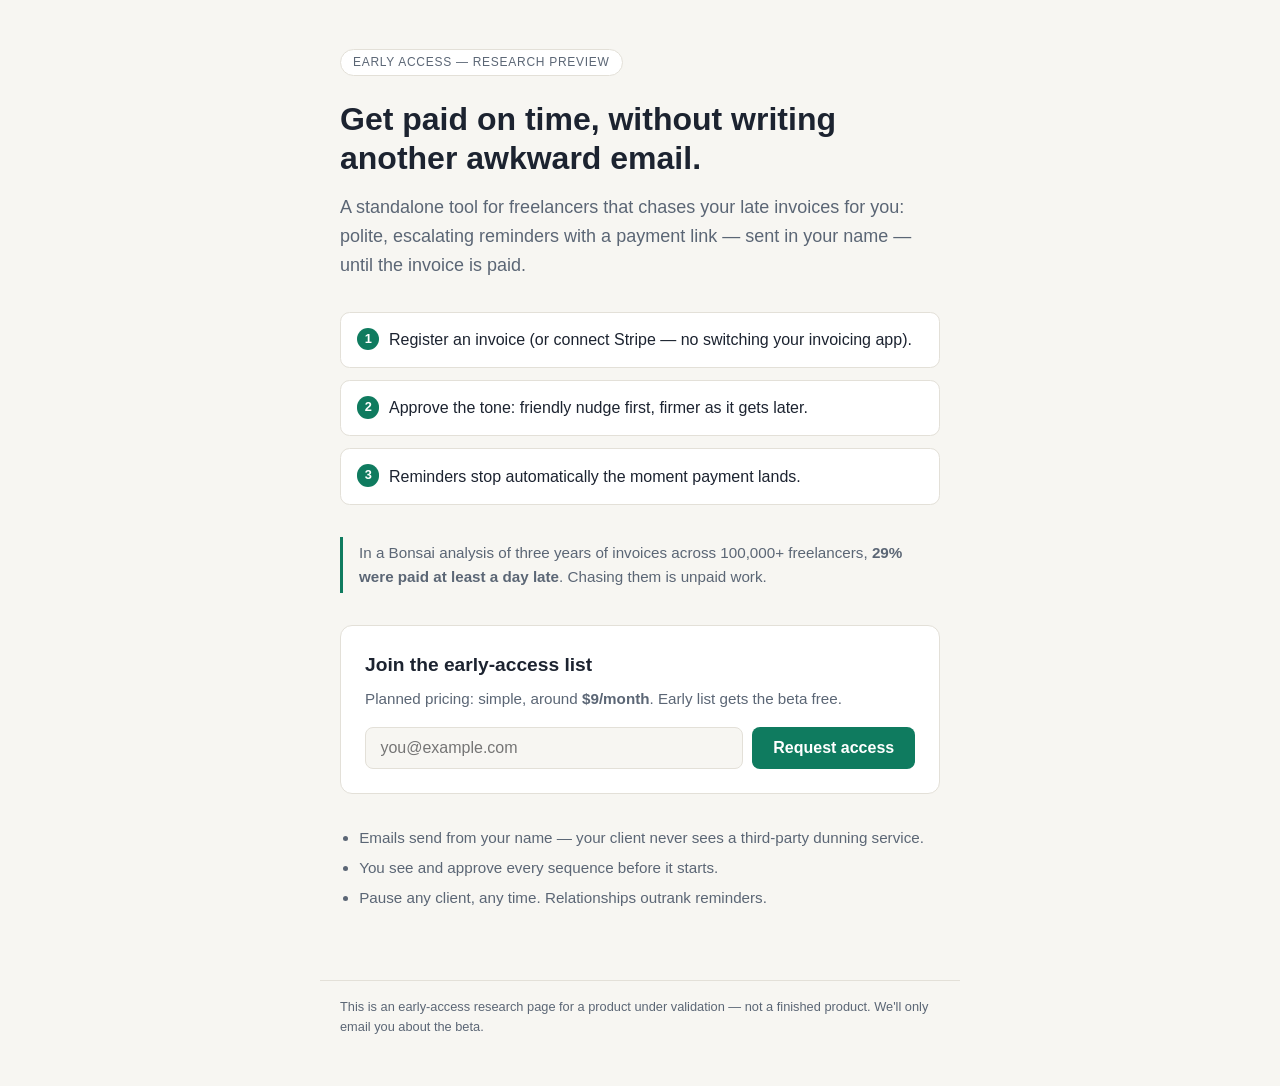
<file: site/validation/invoice-tool.html>
<!DOCTYPE html>
<!--
  ============================================================
  MISSION 006 VALIDATION TEST ARTIFACT — NOT A PRODUCT PAGE
  ============================================================
  This is a landing-page smoke test drafted in Mission 006 Phase A
  (missions/006-validate-recommendation/phase-a-thresholds.md §3.2).
  It exists to measure email-signup conversion against pre-registered
  thresholds. Do not link it from the main showcase.

  OPERATOR TODO before launch (page will not collect signups until #1):
  1. FORM ENDPOINT: replace the form's action="#" with a real endpoint
     (e.g., Formspree, Tally, Buttondown). Until then, submissions show
     an honest "not collecting signups yet" notice — no fake success.
  2. ANALYTICS: add a privacy-friendly visitor counter (GoatCounter /
     Plausible) in the commented slot near </body>. Threshold S1 cannot
     be scored without a unique-visitor count.
  3. Record which channels traffic comes from.
-->
<html lang="en">
<head>
  <meta charset="UTF-8" />
  <meta name="viewport" content="width=device-width, initial-scale=1.0" />
  <title>Get paid on time — early access</title>
  <meta name="description" content="A standalone tool that politely chases your late invoices until they're paid. Early-access list." />
  <meta name="robots" content="noindex" />
  <!-- OPERATOR NOTE: remove noindex only if you want search traffic in the test window; record the choice. -->
  <style>
    :root {
      --ink: #1c2330;
      --muted: #5b6675;
      --accent: #0f7b5f;
      --accent-ink: #ffffff;
      --bg: #f7f6f2;
      --card: #ffffff;
      --line: #e3e0d8;
    }
    * { margin: 0; padding: 0; box-sizing: border-box; }
    body {
      font-family: -apple-system, BlinkMacSystemFont, "Segoe UI", Roboto, Helvetica, Arial, sans-serif;
      background: var(--bg);
      color: var(--ink);
      line-height: 1.6;
    }
    main { max-width: 40rem; margin: 0 auto; padding: 3rem 1.25rem 4rem; }
    .badge {
      display: inline-block;
      font-size: 0.75rem;
      letter-spacing: 0.06em;
      text-transform: uppercase;
      color: var(--muted);
      border: 1px solid var(--line);
      border-radius: 999px;
      padding: 0.2rem 0.75rem;
      margin-bottom: 1.5rem;
      background: var(--card);
    }
    h1 { font-size: 2rem; line-height: 1.2; margin-bottom: 1rem; }
    .sub { font-size: 1.125rem; color: var(--muted); margin-bottom: 2rem; }
    .steps { display: grid; gap: 0.75rem; margin: 0 0 2rem; list-style: none; counter-reset: step; }
    .steps li {
      background: var(--card);
      border: 1px solid var(--line);
      border-radius: 0.6rem;
      padding: 0.9rem 1rem 0.9rem 3rem;
      position: relative;
      counter-increment: step;
    }
    .steps li::before {
      content: counter(step);
      position: absolute;
      left: 1rem; top: 0.95rem;
      width: 1.4rem; height: 1.4rem;
      border-radius: 50%;
      background: var(--accent);
      color: var(--accent-ink);
      font-size: 0.8rem; font-weight: 700;
      display: flex; align-items: center; justify-content: center;
    }
    .stat {
      border-left: 3px solid var(--accent);
      padding: 0.25rem 0 0.25rem 1rem;
      color: var(--muted);
      font-size: 0.95rem;
      margin-bottom: 2rem;
    }
    .signup {
      background: var(--card);
      border: 1px solid var(--line);
      border-radius: 0.75rem;
      padding: 1.5rem;
      margin-bottom: 2rem;
    }
    .signup h2 { font-size: 1.2rem; margin-bottom: 0.35rem; }
    .signup .price { color: var(--muted); font-size: 0.95rem; margin-bottom: 1rem; }
    .row { display: flex; gap: 0.6rem; flex-wrap: wrap; }
    input[type="email"] {
      flex: 1 1 14rem;
      padding: 0.7rem 0.9rem;
      font-size: 1rem;
      border: 1px solid var(--line);
      border-radius: 0.5rem;
      background: var(--bg);
      color: var(--ink);
    }
    button {
      padding: 0.7rem 1.3rem;
      font-size: 1rem; font-weight: 600;
      border: 0; border-radius: 0.5rem;
      background: var(--accent);
      color: var(--accent-ink);
      cursor: pointer;
    }
    button:hover { filter: brightness(1.08); }
    .notice {
      display: none;
      margin-top: 0.75rem;
      font-size: 0.9rem;
      color: #8a4b12;
      background: #fdf1e2;
      border: 1px solid #f0d9bd;
      border-radius: 0.5rem;
      padding: 0.6rem 0.8rem;
    }
    .trust { font-size: 0.95rem; color: var(--muted); }
    .trust li { margin: 0.35rem 0 0.35rem 1.2rem; }
    footer {
      max-width: 40rem; margin: 0 auto; padding: 0 1.25rem 3rem;
      font-size: 0.8rem; color: var(--muted);
      border-top: 1px solid var(--line);
      padding-top: 1rem;
    }
    @media (prefers-color-scheme: dark) {
      :root {
        --ink: #e8e6e1; --muted: #a3a89f; --accent: #34b48f;
        --accent-ink: #0d1512; --bg: #14171c; --card: #1c2027; --line: #2a2f38;
      }
      .notice { color: #e8b57d; background: #2a2117; border-color: #4a3a26; }
    }
  </style>
</head>
<body>
  <main>
    <span class="badge">Early access — research preview</span>
    <h1>Get paid on time, without writing another awkward email.</h1>
    <p class="sub">
      A standalone tool for freelancers that chases your late invoices for
      you: polite, escalating reminders with a payment link — sent in your
      name — until the invoice is paid.
    </p>

    <ol class="steps">
      <li>Register an invoice (or connect Stripe — no switching your invoicing app).</li>
      <li>Approve the tone: friendly nudge first, firmer as it gets later.</li>
      <li>Reminders stop automatically the moment payment lands.</li>
    </ol>

    <p class="stat">
      In a Bonsai analysis of three years of invoices across 100,000+
      freelancers, <strong>29% were paid at least a day late</strong>.
      Chasing them is unpaid work.
    </p>

    <section class="signup">
      <h2>Join the early-access list</h2>
      <p class="price">Planned pricing: simple, around <strong>$9/month</strong>. Early list gets the beta free.</p>
      <!-- OPERATOR TODO #1: replace action="#" with your form endpoint before launch. -->
      <form id="signup-form" action="#" method="POST">
        <div class="row">
          <input type="email" name="email" required placeholder="you@example.com" aria-label="Email address" />
          <button type="submit">Request access</button>
        </div>
        <p class="notice" id="not-wired">
          This test page isn't collecting signups yet — the form hasn't
          been connected. Nothing was sent.
        </p>
      </form>
    </section>

    <ul class="trust">
      <li>Emails send from your name — your client never sees a third-party dunning service.</li>
      <li>You see and approve every sequence before it starts.</li>
      <li>Pause any client, any time. Relationships outrank reminders.</li>
    </ul>
  </main>

  <footer>
    <p>
      This is an early-access research page for a product under validation
      — not a finished product. We'll only email you about the beta.
    </p>
  </footer>

  <script>
    // Honest-failure guard: refuse to pretend a signup happened while the
    // form endpoint is still the "#" placeholder (OPERATOR TODO #1).
    document.getElementById('signup-form').addEventListener('submit', function (e) {
      var action = this.getAttribute('action');
      if (!action || action === '#') {
        e.preventDefault();
        document.getElementById('not-wired').style.display = 'block';
      }
    });
  </script>
  <!-- OPERATOR TODO #2: analytics snippet goes here (GoatCounter / Plausible).
       Threshold S1 needs a unique-visitor count for the 14-day window. -->
</body>
</html>
</file>
<file: site/styles.css>
:root {
  color-scheme: dark;
  --bg: #06090f;
  --bg-2: #0b1220;
  --text: #e8f0ff;
  --muted: #9cb0cc;
  --line: #1f304a;
  --cyan: #57e4ff;
  --violet: #9a87ff;
  --green: #7dffbc;
  --warn: #ffd27a;
}

* {
  box-sizing: border-box;
}

html,
body {
  margin: 0;
  min-height: 100%;
}

body {
  font-family: Inter, "Segoe UI", Roboto, Arial, sans-serif;
  line-height: 1.55;
  color: var(--text);
  background:
    radial-gradient(1200px 500px at 85% -10%, rgba(87, 228, 255, 0.1), transparent 60%),
    radial-gradient(900px 500px at -5% 25%, rgba(154, 135, 255, 0.12), transparent 55%),
    linear-gradient(180deg, #06090f, #090f1a 40%, #06090f);
  position: relative;
  padding: 1rem 0.9rem 2.5rem;
}

.grid-overlay,
.noise {
  position: fixed;
  inset: 0;
  pointer-events: none;
  z-index: -1;
}

.grid-overlay {
  background-image:
    linear-gradient(rgba(154, 135, 255, 0.07) 1px, transparent 1px),
    linear-gradient(90deg, rgba(87, 228, 255, 0.05) 1px, transparent 1px);
  background-size: 26px 26px;
  mask-image: radial-gradient(circle at 50% 35%, black, transparent 78%);
}

.noise {
  opacity: 0.03;
  background-image: radial-gradient(circle, #ffffff 1px, transparent 1px);
  background-size: 4px 4px;
}

.hero,
main,
footer {
  max-width: 980px;
  margin: 0 auto;
}

.hero {
  border: 1px solid var(--line);
  background: linear-gradient(160deg, rgba(10, 20, 35, 0.9), rgba(8, 13, 23, 0.65));
  border-radius: 14px;
  padding: 1rem;
  box-shadow: inset 0 0 0 1px rgba(87, 228, 255, 0.14);
}

.kicker {
  margin: 0;
  font-family: "JetBrains Mono", "Fira Code", Consolas, monospace;
  color: var(--cyan);
  letter-spacing: 0.12em;
  font-size: 0.74rem;
}

h1,
h2,
h3 {
  margin: 0;
  line-height: 1.2;
}

h1 {
  margin-top: 0.6rem;
  font-size: clamp(2rem, 8vw, 4.3rem);
  letter-spacing: -0.03em;
}

.subtitle {
  margin: 0.3rem 0 0;
  font-size: clamp(1rem, 4vw, 1.42rem);
}

.support {
  margin: 0.35rem 0 0;
  color: var(--muted);
  font-family: "JetBrains Mono", "Fira Code", Consolas, monospace;
  font-size: 0.84rem;
}

.hero-copy {
  margin: 0.95rem 0 0;
  max-width: 62ch;
  color: #ccdaf2;
}

.hero-badges {
  display: flex;
  flex-wrap: wrap;
  gap: 0.45rem;
  margin-top: 0.9rem;
}

.badge {
  border: 1px solid var(--line);
  border-radius: 999px;
  padding: 0.24rem 0.62rem;
  font-family: "JetBrains Mono", "Fira Code", Consolas, monospace;
  font-size: 0.72rem;
  background: rgba(87, 228, 255, 0.08);
  color: var(--cyan);
}

main {
  margin-top: 0.95rem;
  display: grid;
  gap: 0.95rem;
}

.frame {
  border: 1px solid var(--line);
  border-radius: 14px;
  background: linear-gradient(180deg, rgba(11, 18, 32, 0.9), rgba(9, 14, 24, 0.75));
  padding: 0.95rem;
}

.frame > h2 {
  margin-bottom: 0.7rem;
  text-transform: uppercase;
  letter-spacing: 0.08em;
  font-size: 0.86rem;
  font-family: "JetBrains Mono", "Fira Code", Consolas, monospace;
  color: var(--cyan);
}

.premise-grid {
  display: grid;
  gap: 0.65rem;
}

.tile {
  border: 1px solid rgba(31, 48, 74, 0.9);
  border-left: 3px solid var(--violet);
  border-radius: 10px;
  padding: 0.72rem;
  background: rgba(6, 10, 17, 0.64);
}

.tile h3 {
  font-size: 0.98rem;
}

.tile p {
  margin: 0.35rem 0 0;
  color: var(--muted);
}

.quote {
  margin: 0.85rem 0 0;
  padding-top: 0.7rem;
  border-top: 1px dashed rgba(126, 145, 175, 0.35);
  font-family: "JetBrains Mono", "Fira Code", Consolas, monospace;
  color: var(--green);
}

.timeline {
  margin: 0;
  padding: 0;
  list-style: none;
  display: grid;
  gap: 0.7rem;
}

.dossier {
  border: 1px solid var(--line);
  border-radius: 10px;
  background: rgba(7, 12, 21, 0.88);
  padding: 0.72rem;
  position: relative;
}

.dossier::before {
  content: "";
  position: absolute;
  inset: 0 auto 0 0;
  width: 3px;
  background: var(--cyan);
}

.dossier.critical::before {
  background: var(--warn);
}

.dossier.active::before {
  background: var(--green);
}

.meta {
  display: flex;
  justify-content: space-between;
  align-items: center;
  gap: 0.6rem;
  margin-bottom: 0.45rem;
}

.mission-id {
  font-family: "JetBrains Mono", "Fira Code", Consolas, monospace;
  color: var(--cyan);
  font-size: 0.78rem;
}

.status {
  font-family: "JetBrains Mono", "Fira Code", Consolas, monospace;
  border: 1px solid var(--line);
  border-radius: 999px;
  padding: 0.14rem 0.52rem;
  font-size: 0.68rem;
  color: #c9d8f2;
}

.status.warning {
  color: #231704;
  background: var(--warn);
  border-color: #967135;
}

.status.next {
  color: #06301d;
  background: var(--green);
  border-color: #3b9d72;
}

.dossier h3 {
  font-size: 1.02rem;
}

.outcome {
  margin: 0.38rem 0 0;
  color: #d8e4fb;
}

.learned {
  margin: 0.44rem 0 0;
  color: var(--muted);
  font-size: 0.95rem;
}

.evidence-grid {
  display: grid;
  grid-template-columns: repeat(2, minmax(0, 1fr));
  gap: 0.55rem;
}

.metric {
  border: 1px solid var(--line);
  border-radius: 10px;
  padding: 0.6rem;
  background: rgba(7, 13, 23, 0.88);
}

.metric-label {
  display: block;
  color: var(--muted);
  font-size: 0.65rem;
  letter-spacing: 0.08em;
  font-family: "JetBrains Mono", "Fira Code", Consolas, monospace;
}

.metric strong {
  display: block;
  margin-top: 0.2rem;
  font-size: 1.2rem;
}

.decision {
  margin: 0.72rem 0 0;
  border-left: 3px solid var(--warn);
  padding-left: 0.66rem;
}

.flow {
  margin: 0;
  padding: 0;
  list-style: none;
  display: grid;
  gap: 0.45rem;
}

.flow li {
  border: 1px solid var(--line);
  border-radius: 8px;
  padding: 0.52rem 0.62rem;
  background: rgba(7, 12, 20, 0.78);
  position: relative;
  font-family: "JetBrains Mono", "Fira Code", Consolas, monospace;
}

.flow li:not(:last-child)::after {
  content: ">";
  position: absolute;
  right: 0.45rem;
  color: var(--cyan);
}

.state-grid {
  display: grid;
  gap: 0.5rem;
}

.state-grid p {
  margin: 0;
  border: 1px solid var(--line);
  border-radius: 9px;
  padding: 0.55rem 0.62rem;
  background: rgba(6, 12, 21, 0.86);
}

.state-grid span {
  display: block;
  color: var(--muted);
  font-family: "JetBrains Mono", "Fira Code", Consolas, monospace;
  font-size: 0.68rem;
}

.state-grid strong {
  display: block;
  margin-top: 0.18rem;
}

footer {
  margin-top: 0.95rem;
  border: 1px solid var(--line);
  border-radius: 12px;
  padding: 0.9rem;
  text-align: center;
  color: var(--muted);
  background: rgba(8, 12, 20, 0.76);
  font-size: 0.9rem;
}

.canonical-line {
  margin: 0 0 0.4rem;
  color: var(--green);
  font-family: "JetBrains Mono", "Fira Code", Consolas, monospace;
}

code {
  color: var(--cyan);
}

a {
  color: #c9dcff;
}

@media (min-width: 760px) {
  body {
    padding: 1.2rem 1.2rem 3rem;
  }

  .hero,
  .frame,
  footer {
    padding: 1.2rem;
  }

  .premise-grid {
    grid-template-columns: repeat(3, minmax(0, 1fr));
  }

  .evidence-grid {
    grid-template-columns: repeat(4, minmax(0, 1fr));
  }

  .flow {
    grid-template-columns: repeat(6, minmax(0, 1fr));
  }

  .flow li {
    text-align: center;
    min-height: 58px;
    display: grid;
    place-items: center;
  }

  .flow li:not(:last-child)::after {
    right: -0.7rem;
    top: 50%;
    transform: translateY(-50%);
  }

  .timeline {
    gap: 0.8rem;
  }

  .state-grid {
    grid-template-columns: repeat(2, minmax(0, 1fr));
  }
}

/* Mission Control — Repository Compiler generated additions */
.lead { margin: 0 0 0.75rem; color: var(--text); }
.canonical-note, .governance-note { color: var(--muted); margin: 0.5rem 0 0; font-size: 0.92rem; }
.status-complete .status { color: var(--green); }
.status-paused .status { color: var(--warn); }
.status-active .status, .status-active.dossier { border-color: rgba(87, 228, 255, 0.45); }
.badge-active { color: var(--cyan); border-color: rgba(87, 228, 255, 0.5); }
.paused-list { margin: 0; padding-left: 1.1rem; color: var(--muted); }
.paused-list li { margin-bottom: 0.45rem; }
.next-card { border: 1px solid var(--line); border-radius: 10px; padding: 0.85rem 1rem; background: rgba(10, 20, 35, 0.55); }
.next-id { margin: 0; font-family: "JetBrains Mono", Consolas, monospace; color: var(--cyan); font-size: 0.82rem; }
.next-title { margin: 0.35rem 0; font-size: 1.05rem; }
.next-source { margin: 0; color: var(--muted); font-size: 0.85rem; }
.confidence-tag { color: var(--warn); font-size: 0.86rem; margin-top: 0.35rem; }
</file>
<file: products/001-billable-rate-calculator/styles.css>
:root {
  --bg: #0f1419;
  --surface: #1a222c;
  --surface-2: #232d3a;
  --text: #eef2f6;
  --muted: #8b9aab;
  --accent: #3dd6c3;
  --accent-dim: rgba(61, 214, 195, 0.15);
  --line: #2e3a48;
  --danger: #ff6b6b;
  --radius: 14px;
  --font: "SF Pro Text", -apple-system, BlinkMacSystemFont, "Segoe UI", Roboto, Helvetica, Arial, sans-serif;
}

* {
  box-sizing: border-box;
  margin: 0;
  padding: 0;
}

body {
  font-family: var(--font);
  background: var(--bg);
  color: var(--text);
  line-height: 1.5;
  min-height: 100vh;
  padding: 1.25rem 1rem 2.5rem;
  max-width: 28rem;
  margin-inline: auto;
}

.hero {
  margin-bottom: 1.5rem;
}

.eyebrow {
  font-size: 0.72rem;
  letter-spacing: 0.12em;
  text-transform: uppercase;
  color: var(--accent);
  margin-bottom: 0.35rem;
}

h1 {
  font-size: 1.75rem;
  font-weight: 700;
  letter-spacing: -0.02em;
  margin-bottom: 0.5rem;
}

.lede {
  color: var(--muted);
  font-size: 0.95rem;
}

.card {
  background: var(--surface);
  border: 1px solid var(--line);
  border-radius: var(--radius);
  padding: 1.1rem;
  margin-bottom: 1rem;
}

fieldset {
  border: none;
  margin-bottom: 1.1rem;
}

legend {
  font-size: 0.78rem;
  font-weight: 600;
  text-transform: uppercase;
  letter-spacing: 0.08em;
  color: var(--muted);
  margin-bottom: 0.65rem;
}

label {
  display: block;
  margin-bottom: 0.85rem;
}

label span {
  display: block;
  font-size: 0.88rem;
  margin-bottom: 0.35rem;
}

label small {
  display: block;
  margin-top: 0.3rem;
  font-size: 0.78rem;
  color: var(--muted);
}

input {
  width: 100%;
  font: inherit;
  font-size: 1rem;
  padding: 0.7rem 0.85rem;
  border-radius: 10px;
  border: 1px solid var(--line);
  background: var(--surface-2);
  color: var(--text);
}

input:focus {
  outline: 2px solid var(--accent);
  outline-offset: 1px;
}

.primary {
  width: 100%;
  font: inherit;
  font-size: 1rem;
  font-weight: 600;
  padding: 0.85rem 1rem;
  border: none;
  border-radius: 10px;
  background: var(--accent);
  color: #0a1218;
  cursor: pointer;
}

.primary:active {
  transform: scale(0.99);
}

.results h2 {
  font-size: 1.1rem;
  margin-bottom: 0.85rem;
}

.stat-grid {
  display: grid;
  gap: 0.75rem;
}

.stat-grid div {
  background: var(--accent-dim);
  border-radius: 10px;
  padding: 0.75rem 0.85rem;
}

.stat-grid dt {
  font-size: 0.75rem;
  color: var(--muted);
  margin-bottom: 0.2rem;
}

.stat-grid dd {
  font-size: 1.35rem;
  font-weight: 700;
  color: var(--accent);
}

.note {
  margin-top: 0.9rem;
  font-size: 0.88rem;
  color: var(--muted);
}

.breakdown {
  margin-top: 1rem;
  font-size: 0.85rem;
  color: var(--muted);
}

.breakdown summary {
  cursor: pointer;
  color: var(--text);
  margin-bottom: 0.5rem;
}

.breakdown ol {
  padding-left: 1.2rem;
}

.breakdown li {
  margin-bottom: 0.35rem;
}

footer {
  margin-top: 1.5rem;
  text-align: center;
  font-size: 0.78rem;
  color: var(--muted);
}

footer a {
  color: var(--accent);
}

@media (min-width: 480px) {
  .stat-grid {
    grid-template-columns: 1fr 1fr;
  }
}
</file>
<file: products/002-invoice-chase/styles.css>
:root {
  --paper: #faf8f4;
  --paper-2: #ffffff;
  --ink: #1a1f26;
  --ink-muted: #5c6672;
  --accent: #c45d3e;
  --accent-soft: #f3e6e1;
  --line: #e4ddd3;
  --success: #2d6a4f;
  --radius: 16px;
  --shadow: 0 12px 40px rgba(26, 31, 38, 0.08);
  --font: "DM Sans", -apple-system, BlinkMacSystemFont, "Segoe UI", sans-serif;
  --display: "Fraunces", Georgia, serif;
}

*,
*::before,
*::after {
  box-sizing: border-box;
  margin: 0;
  padding: 0;
}

body {
  font-family: var(--font);
  background: linear-gradient(165deg, #f0ebe3 0%, var(--paper) 40%, #efe8de 100%);
  color: var(--ink);
  line-height: 1.55;
  min-height: 100vh;
}

.page {
  max-width: 1100px;
  margin: 0 auto;
  padding: 1.25rem 1rem 3rem;
}

.hero {
  text-align: center;
  padding: 1.5rem 0 2rem;
  max-width: 36rem;
  margin-inline: auto;
}

.badge {
  display: inline-block;
  font-size: 0.72rem;
  font-weight: 600;
  letter-spacing: 0.1em;
  text-transform: uppercase;
  color: var(--accent);
  background: var(--accent-soft);
  padding: 0.3rem 0.65rem;
  border-radius: 999px;
  margin-bottom: 0.75rem;
}

h1 {
  font-family: var(--display);
  font-size: clamp(2rem, 6vw, 2.75rem);
  font-weight: 700;
  letter-spacing: -0.02em;
  margin-bottom: 0.6rem;
}

.tagline {
  color: var(--ink-muted);
  font-size: 1.05rem;
}

.layout {
  display: grid;
  gap: 1.25rem;
}

@media (min-width: 900px) {
  .layout {
    grid-template-columns: 1fr 1.1fr;
    align-items: start;
  }
}

.panel {
  background: var(--paper-2);
  border: 1px solid var(--line);
  border-radius: var(--radius);
  box-shadow: var(--shadow);
  padding: 1.25rem;
}

.panel h2 {
  font-size: 1.1rem;
  margin-bottom: 1rem;
}

.field-row {
  display: grid;
  gap: 0.85rem;
}

@media (min-width: 520px) {
  .field-row {
    grid-template-columns: 1fr 1fr;
  }
}

label {
  display: block;
  margin-bottom: 0.85rem;
}

label span {
  display: block;
  font-size: 0.82rem;
  font-weight: 500;
  margin-bottom: 0.35rem;
  color: var(--ink-muted);
}

label em {
  font-style: normal;
  font-weight: 400;
  opacity: 0.8;
}

input,
select {
  width: 100%;
  font: inherit;
  font-size: 1rem;
  padding: 0.7rem 0.85rem;
  border: 1px solid var(--line);
  border-radius: 10px;
  background: var(--paper);
  color: var(--ink);
}

input:focus,
select:focus {
  outline: 2px solid var(--accent);
  outline-offset: 1px;
  border-color: transparent;
}

input:user-invalid:not(:placeholder-shown),
select:user-invalid {
  border-color: #d64545;
}

.tone-fieldset {
  border: none;
  margin-bottom: 0.5rem;
}

.tone-fieldset legend {
  font-size: 0.82rem;
  font-weight: 500;
  color: var(--ink-muted);
  margin-bottom: 0.5rem;
}

.tone-options {
  display: flex;
  flex-wrap: wrap;
  gap: 0.5rem;
}

.tone-chip {
  margin: 0;
  cursor: pointer;
}

.tone-chip input {
  position: absolute;
  opacity: 0;
  pointer-events: none;
}

.tone-chip span,
.tone-chip {
  display: inline-flex;
  align-items: center;
  padding: 0.45rem 0.85rem;
  border-radius: 999px;
  border: 1px solid var(--line);
  font-size: 0.88rem;
  transition: background 0.15s, border-color 0.15s;
}

.tone-chip:has(input:checked) {
  background: var(--accent-soft);
  border-color: var(--accent);
  color: var(--accent);
  font-weight: 600;
}

.actions {
  display: flex;
  flex-wrap: wrap;
  gap: 0.65rem;
  margin-top: 0.5rem;
}

.btn {
  font: inherit;
  font-size: 0.95rem;
  font-weight: 600;
  padding: 0.75rem 1.1rem;
  border-radius: 10px;
  border: none;
  cursor: pointer;
  transition: transform 0.12s, opacity 0.12s;
}

.btn:active {
  transform: scale(0.98);
}

.btn-primary {
  background: var(--accent);
  color: #fff;
  flex: 1;
  min-width: 10rem;
}

.btn-ghost {
  background: transparent;
  color: var(--ink-muted);
  border: 1px solid var(--line);
}

.btn-copy {
  background: var(--paper);
  color: var(--ink);
  border: 1px solid var(--line);
  padding: 0.45rem 0.75rem;
  font-size: 0.82rem;
  white-space: nowrap;
}

.hint {
  font-size: 0.78rem;
  color: var(--success);
  margin-top: 0.65rem;
}

.output-header {
  margin-bottom: 1rem;
}

.output-meta {
  font-size: 0.88rem;
  color: var(--ink-muted);
  margin-top: 0.35rem;
}

.email-list {
  display: grid;
  gap: 1rem;
}

.email-card {
  border: 1px solid var(--line);
  border-radius: 12px;
  overflow: hidden;
  background: var(--paper);
}

.email-card-header {
  display: flex;
  justify-content: space-between;
  align-items: flex-start;
  gap: 0.75rem;
  padding: 0.85rem 1rem;
  background: var(--paper-2);
  border-bottom: 1px solid var(--line);
}

.stage-label {
  font-size: 0.72rem;
  font-weight: 600;
  text-transform: uppercase;
  letter-spacing: 0.08em;
  color: var(--accent);
  margin-bottom: 0.2rem;
}

.email-card h3 {
  font-size: 0.95rem;
  font-weight: 600;
  line-height: 1.35;
}

.email-body {
  font-family: var(--font);
  font-size: 0.88rem;
  line-height: 1.6;
  white-space: pre-wrap;
  word-break: break-word;
  padding: 1rem;
  margin: 0;
  background: transparent;
  border: none;
  color: var(--ink);
}

.copy-feedback {
  font-size: 0.78rem;
  color: var(--success);
  padding: 0 1rem 0.75rem;
}

.footer {
  text-align: center;
  margin-top: 2.5rem;
  font-size: 0.8rem;
  color: var(--ink-muted);
}

.footer a {
  color: var(--accent);
  text-decoration: none;
}

.footer a:hover {
  text-decoration: underline;
}
</file>
<file: products/003-payment-terms-studio/styles.css>
:root {
  --bg: #f4f1eb;
  --card: #fffdf9;
  --ink: #1e2a32;
  --muted: #5a6b75;
  --accent: #1a5f4a;
  --accent-soft: #e3f0eb;
  --line: #ddd5c8;
  --radius: 14px;
  --font: "Instrument Sans", system-ui, sans-serif;
}

* { box-sizing: border-box; margin: 0; padding: 0; }

body {
  font-family: var(--font);
  background: var(--bg);
  color: var(--ink);
  line-height: 1.55;
  min-height: 100vh;
}

.page {
  max-width: 52rem;
  margin: 0 auto;
  padding: 1.25rem 1rem 2.5rem;
}

.hero {
  text-align: center;
  padding: 1rem 0 1.5rem;
}

.badge {
  display: inline-block;
  font-size: 0.72rem;
  font-weight: 600;
  letter-spacing: 0.08em;
  text-transform: uppercase;
  color: var(--accent);
  background: var(--accent-soft);
  padding: 0.3rem 0.7rem;
  border-radius: 999px;
  margin-bottom: 0.6rem;
}

h1 {
  font-size: clamp(1.85rem, 5vw, 2.4rem);
  font-weight: 700;
  letter-spacing: -0.03em;
  margin-bottom: 0.5rem;
}

.lede {
  color: var(--muted);
  font-size: 1rem;
  max-width: 32rem;
  margin: 0 auto 0.85rem;
}

.suite-links {
  display: flex;
  flex-wrap: wrap;
  gap: 0.5rem;
  justify-content: center;
}

.suite-links a {
  font-size: 0.82rem;
  font-weight: 600;
  color: var(--accent);
  text-decoration: none;
  border: 1px solid var(--line);
  background: var(--card);
  padding: 0.35rem 0.75rem;
  border-radius: 999px;
}

.suite-links a:hover {
  background: var(--accent-soft);
}

.layout {
  display: grid;
  gap: 1.25rem;
}

@media (min-width: 800px) {
  .layout {
    grid-template-columns: 1fr 1.1fr;
    align-items: start;
  }
}

.panel, .output-card {
  background: var(--card);
  border: 1px solid var(--line);
  border-radius: var(--radius);
  padding: 1.15rem;
  box-shadow: 0 8px 24px rgba(30, 42, 50, 0.06);
}

.panel h2 {
  font-size: 1.05rem;
  margin-bottom: 0.85rem;
}

label {
  display: block;
  margin-bottom: 0.8rem;
}

label span {
  display: block;
  font-size: 0.82rem;
  font-weight: 500;
  color: var(--muted);
  margin-bottom: 0.3rem;
}

input, select {
  width: 100%;
  font: inherit;
  font-size: 1rem;
  padding: 0.65rem 0.8rem;
  border: 1px solid var(--line);
  border-radius: 10px;
  background: #fff;
}

input:focus, select:focus {
  outline: 2px solid var(--accent);
  outline-offset: 1px;
}

.field-row {
  display: grid;
  gap: 0.75rem;
}

@media (min-width: 480px) {
  .field-row { grid-template-columns: 1fr 1fr; }
}

.tone-fieldset { border: none; margin-bottom: 0.75rem; }
.tone-fieldset legend {
  font-size: 0.82rem;
  color: var(--muted);
  margin-bottom: 0.45rem;
}

.tone-options { display: flex; flex-wrap: wrap; gap: 0.45rem; }
.tone-chip { margin: 0; cursor: pointer; }
.tone-chip input { position: absolute; opacity: 0; }
.tone-chip {
  padding: 0.4rem 0.8rem;
  border-radius: 999px;
  border: 1px solid var(--line);
  font-size: 0.88rem;
}

.tone-chip:has(input:checked) {
  background: var(--accent-soft);
  border-color: var(--accent);
  color: var(--accent);
  font-weight: 600;
}

.btn-primary {
  width: 100%;
  font: inherit;
  font-weight: 600;
  font-size: 1rem;
  padding: 0.8rem;
  border: none;
  border-radius: 10px;
  background: var(--accent);
  color: #fff;
  cursor: pointer;
}

.btn-primary:active { transform: scale(0.99); }

.disclaimer {
  margin-top: 0.75rem;
  font-size: 0.75rem;
  color: var(--muted);
}

.outputs {
  display: grid;
  gap: 0.85rem;
}

.output-card header {
  display: flex;
  justify-content: space-between;
  align-items: center;
  gap: 0.5rem;
  margin-bottom: 0.6rem;
}

.output-card h3 {
  font-size: 0.95rem;
}

.btn-copy {
  font: inherit;
  font-size: 0.78rem;
  font-weight: 600;
  padding: 0.35rem 0.65rem;
  border: 1px solid var(--line);
  border-radius: 8px;
  background: var(--bg);
  cursor: pointer;
}

pre {
  font-family: var(--font);
  font-size: 0.84rem;
  line-height: 1.55;
  white-space: pre-wrap;
  word-break: break-word;
  color: var(--ink);
}

.copied {
  font-size: 0.75rem;
  color: var(--accent);
  margin-top: 0.4rem;
}

.site-footer {
  text-align: center;
  margin-top: 2rem;
  font-size: 0.78rem;
  color: var(--muted);
}

.site-footer a { color: var(--accent); }
</file>
